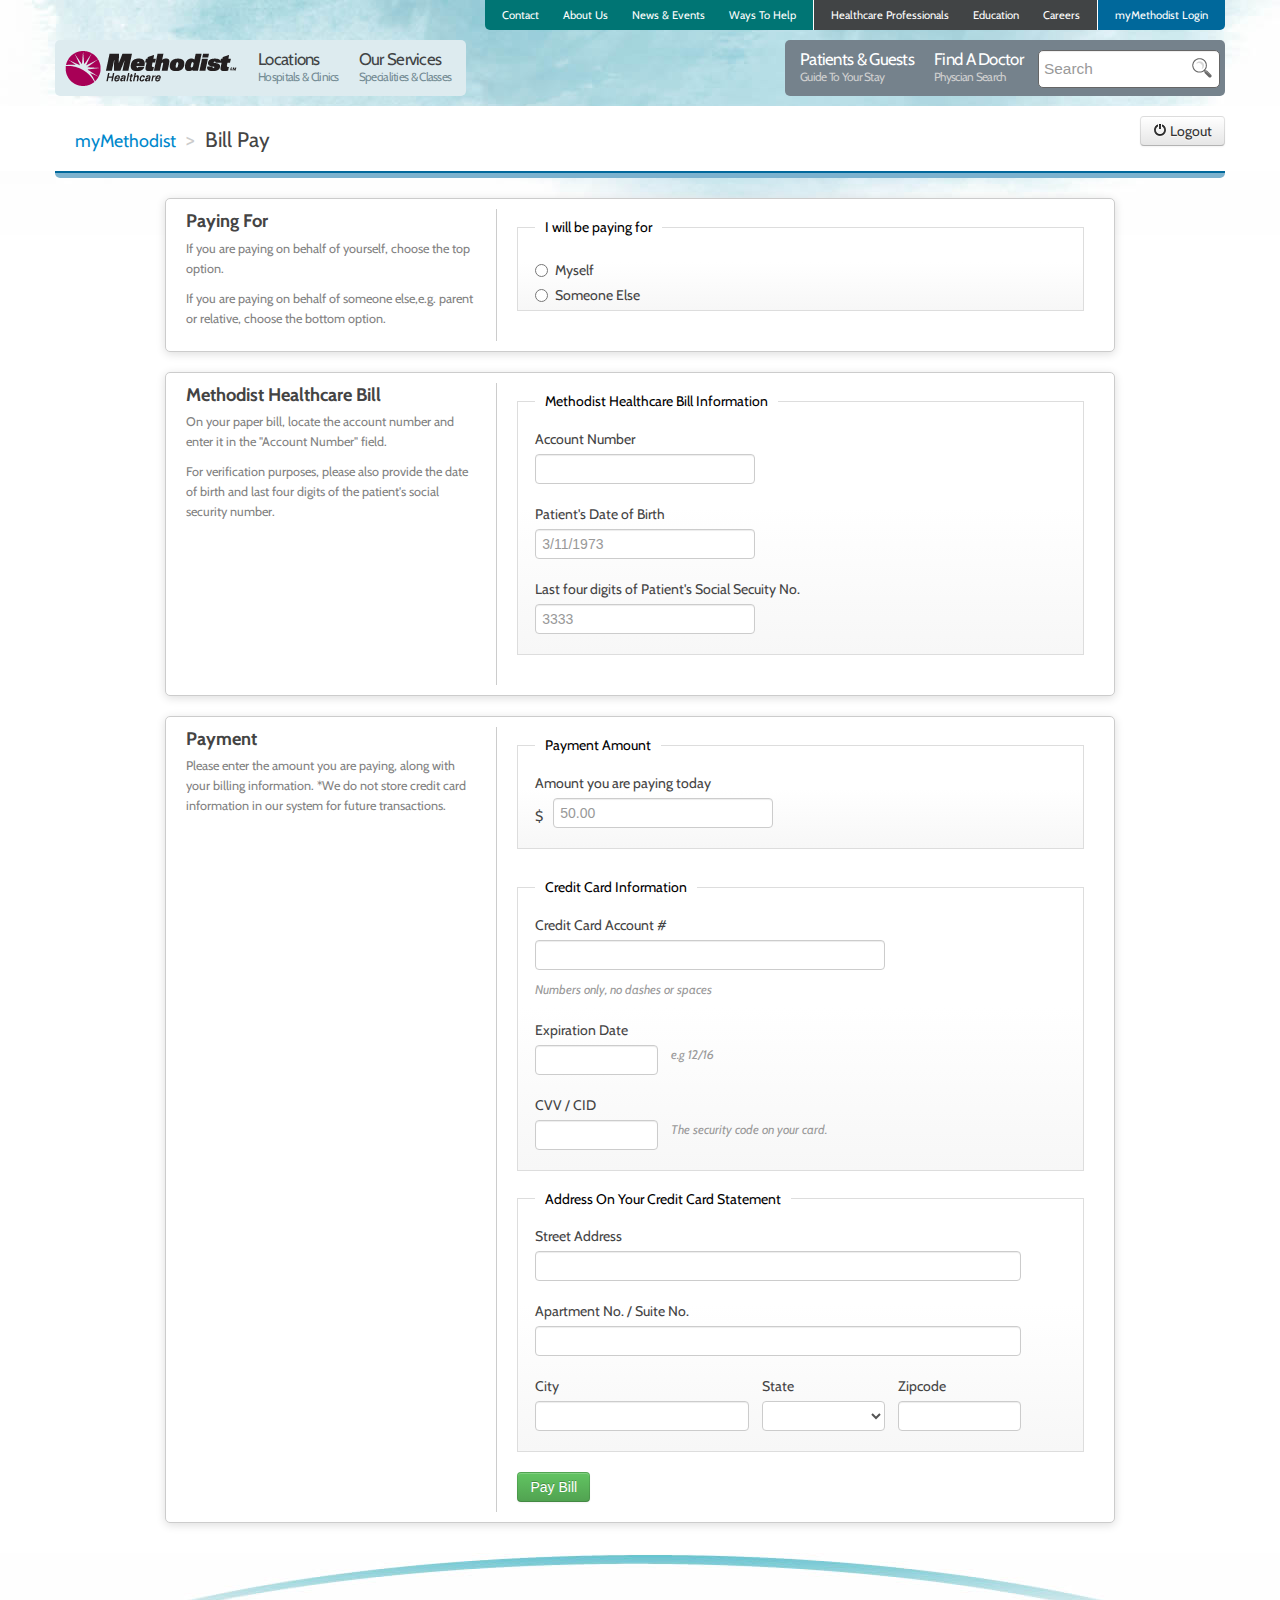
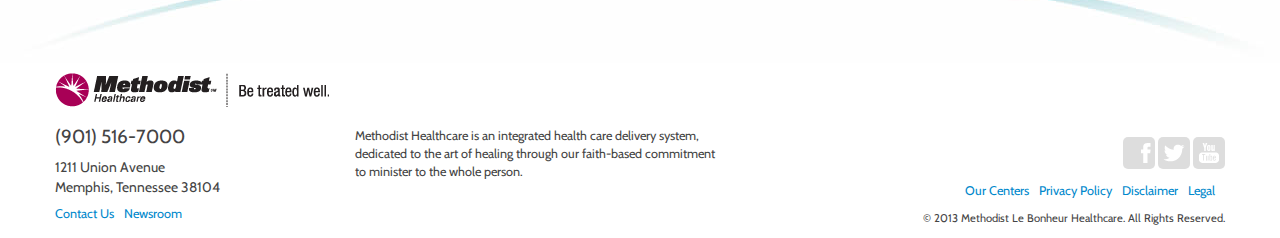
<file: meth-billpay.htm>
<!doctype html>
<!-- MLH Framework v1.0
	 Based on HTML5 Boilerplate & Twitter Bootstrap for Methodist Le Bonheur Healthcare -->

<!-- paulirish.com/2008/conditional-stylesheets-vs-css-hacks-answer-neither/ -->
<!--[if lt IE 7]> <html class="no-js lt-ie9 lt-ie8 lt-ie7" lang="en"> <![endif]-->
<!--[if IE 7]>    <html class="no-js lt-ie9 lt-ie8" lang="en"> <![endif]-->
<!--[if IE 8]>    <html class="no-js lt-ie9" lang="en"> <![endif]-->
<!--[if gt IE 8]><!--> <html class="no-js" lang="en"> <!--<![endif]-->

	<head>
	
		<!-- Basic Page Needs
		================================================== -->
			<meta charset="utf-8" />
			<meta http-equiv="X-UA-Compatible" content="IE=edge,chrome=1">
			<title>myMLH - Bill Pay</title>
			<meta name="description" content="">
			
		<!-- Mobile Specific Metas
		================================================== -->
		    <!-- Mobile viewport optimized: h5bp.com/viewport -->
			<meta name="viewport" content="width=device-width, minimum-scale=1.0, maximum-scale=1.0"  />
			<meta name="HandheldFriendly" content="True">
			<meta name="MobileOptimized" content="320">
			
			<!-- IE Fixes
		================================================== -->
			<!-- Based on Foundation & h5bp.com/d/head-Tips
		
			<!-- Prompt IE 6 users to install Chrome Frame. Remove this if you support IE 6.
			     chromium.org/developers/how-tos/chrome-frame-getting-started -->
			
			<!--[if lt IE 7]><p class=chromeframe>Your browser is <em>ancient!</em> <a href="http://browsehappy.com/">Upgrade to a different browser</a> or <a href="http://www.google.com/chromeframe/?redirect=true">install Google Chrome Frame</a> to experience this site.</p><![endif]-->
		
			<!--[if lt IE 9]>
				<link rel="stylesheet" href="stylesheets/ie.css">
			<![endif]-->
		
			<!--[if (lt IE 9) & (!IEMobile)]>
				<script src="js/lib/selectivizr.min.js"></script>
			<![endif]-->
		
			<!--[if lt IE 9]>
				<script src="http://html5shiv.googlecode.com/svn/trunk/html5.js"></script>
			<![endif]-->
			
			<!--[if lt IE 9]>
				<link rel="stylesheet" href="stylesheets/ie.css">
			<![endif]-->
			
			<!-- IE 9 Pin Site -->
			<meta name="application-name" content="Sample Title" />
			<meta name="msapplication-tooltip" content="A description of what this site does." />
		    
		    <!-- Mobile IE allows us to activate ClearType technology for smoothing fonts for easy reading -->
			<meta http-equiv="cleartype" content="on">
			
		
			<!-- Facebook Open Graph 
		================================================== -->
			<!-- Based on h5bp.com/d/head-Tips -->
			<meta property="og:title" content="" />
			<meta property="og:description" content="" />
			<meta property="og:image" content="" />
			
			<!-- CSS
		================================================== -->
			<link rel="stylesheet" href="css/bootstrap.min.css">
			<link rel="stylesheet" href="css/bootstrap-responsive.min.css">
			<link rel="stylesheet" href="css/methodist.css">

			<!-- Google Font -->
			<link href="http://fonts.googleapis.com/css?family=Cabin:regular,500,bold&amp;v1" rel="stylesheet" type="text/css">	
			
			<!-- Favicons
		================================================== -->
			<link rel="shortcut icon" href="images/favicon.ico">
			<link rel="apple-touch-icon" href="images/apple-touch-icon.png">
			<link rel="apple-touch-icon" sizes="72x72" href="images/apple-touch-icon-72x72.png">
			<link rel="apple-touch-icon" sizes="114x114" href="images/apple-touch-icon-114x114.png">
			
			
			<!-- Modernizr - www.modernizr.com/download/
		================================================== -->		
		  	<!-- Modernizr enables HTML5 elements & feature detects for optimal performance. -->
		  	
		  	<script src="js/lib/modernizr.min.js"></script>
			
		  	  <!-- More ideas for your <head> here: h5bp.com/d/head-Tips -->
	
	</head>

	<body data-spy="scroll">
	
		<div id="page">

			<div class="headerBackground visible-desktop">
				<header class="container">
					<ul class="toolbar toolbar-blue nav nav-pills pull-right">
						<li><a href="#">myMethodist Login</a></li>
					</ul>

					<ul class="toolbar toolbar-grey nav nav-pills pull-right">
						<li><a href="#">Healthcare Professionals</a></li>
						<li><a href="#">Education</a></li>
						<li><a href="#">Careers</a></li>
					</ul>

					<ul class="toolbar nav toolbar-green nav-pills pull-right">
						<li><a class="active" href="#">Contact</a></li>
						<li><a href="#">About Us</a></li>
						<li><a href="#">News &amp; Events</a></li>
						<li><a href="#">Ways To Help</a></li>
					</ul>
				</header>
			</div>
			<!-- /end headerBackground -->

			<div class="navBackground">
				<div class="container">
					<div class="navbar">
				  		<div class="navbar-inner">

					      	<div class="navbar-mobile hidden-desktop">
								<div class="btn-toolbar pull-right">
									<div class="btn-group">
										<!-- .btn-navbar is used as the toggle for collapsed navbar content -->
										<a class="btn btn-nav hidden-desktop" data-toggle="collapse" data-target=".nav-collapse">
											<i class="icon-th-list"></i>
									    </a>
									   
									    <!-- .btn-navbar is used as the toggle for collapsed search content -->
									    <a class="btn btn-nav hidden-desktop" data-toggle="collapse" data-target=".search-collapse">
									    	<i class="icon-search"></i>
									    </a>
								    </div>
								    <!-- /end mobile btn-group -->
							    </div>
							    <!-- /end btn-toolbar -->
							      
							    <!-- Be sure to leave the brand out there if you want it shown -->
							    <a class="brand brand-meth visible-phone" href="#"><i class="logoMethodist">Methodist Le Bonheur Healthcare</i></a>
					 	  	</div>
					 	  	<!-- /end navbar-mobile -->
					 
					      	<!-- Everything you want hidden at 940px or less, place within here -->
					      	<div class="nav-collapse collapse">
					        	<ul class="nav nav-main pull-left">
					        		<li class="visible-desktop">
					        			<a class="brand" href="#"><i class="logoMethodist">Methodist Le Bonheur Healthcare</i></a>
					        		</li>
									<!-- /end logo -->

									<li>
					        			<a href="/locations/" class="locations">
					        				<span class="title">Locations</span>
					        				<span class="sub-title">Hospitals &amp; Clinics</span>
					        			</a>
					        		</li>
					        		<!-- /end locations -->
					        		
					        		<li>
					        			<a href="/healthcare-services" class="services">
					        				<span class="title">Our Services</span>
					        				<span class="sub-title">Specialities &amp; Classes</span>
					        			</a>
					        		</li>
					        		<!-- /end our-services -->
					        	</ul>
					        	<!-- /end left nav-main -->

					        	<ul class="nav nav-main pull-right">
									<li>
					        			<a href="/patients-guests" class="patients">
					        				<span class="title">Patients &amp; Guests</span>
					        				<span class="sub-title">Guide To Your Stay</span>
					        			</a>
					        		</li>
					        		<!-- /end locations -->
					        		
					        		<li>
					        			<a href="/patients-guests/find-a-physician" class="find-doc">
					        				<span class="title">Find A Doctor</span>
					        				<span class="sub-title">Physcian Search</span>
					        			</a>
					        		</li>
					        		<!-- /end our-services -->

					        		<form class="navbar-search pull-left visible-desktop" action="/mlhsearch/" method="get">
				                      <input type="text" class="search-query" placeholder="Search" name="q" id="searchField">
									  <input class="searchButton" type="submit" alt="Search" value="Go">
				                    </form>
				                    <!-- /end nav-search -->

					        	</ul>
					        	<!-- /end right nav-main -->
					      	</div>
					      	<!-- /end main nav -->

					      	<div class="search-collapse collapse hidden-desktop">
					      		<form class="mobile-search" action="/mlhsearch/" method="get">
							    	<input type="text" class="search-query" placeholder="Search" name="q" id="searchField">
									<input class="searchButton" type="submit" alt="Search" value="Go">
							    </form>
					            <!-- /end mobile-search -->
			                </div>
			                <!-- /end mobile search -->
				 
				    	</div>
				  	</div>
				</div>
			</div>
			<!-- /end navBackground -->

			<div class="sectionHeaderBackground">
		    	<div class="sectionHeader container">
				    <div class="row">
				        <div class="span12">
				          	<div id="breadcrumbs" class="pull-left">
				         		<ul>
				         			<li>
				         				<a href="/">Home</a>
				         			</li>
				         			<li>
				         				<a href="/">myMethodist</a>
				         			</li>
				         			<li>Bill Pay</li>
				         		</ul>
					        </div>
				          	<!-- /end breadcrubms -->
				          	<a class="btn btn-nav sp-section-nav-btn pull-right hidden-desktop" data-toggle="collapse" data-target=".section-collapse">
	            				<i class="icon-chevron-down"></i>
	          				</a>
				          	<a class="btn pull-right visible-desktop">
				          		<i class="icon-off"></i>&nbsp;Logout
				          	</a>
				    	</div>
					</div>
				</div>
				<!-- /end sectionHeader -->
			</div>
			<!-- /end sectionHeaderBackground -->

			<div class="pageHeaderBackground">
		    	<div class="pageHeader container">
		    		<div class="section-collapse collapse hidden-desktop">
			        	<ul class="nav nav-tabs nav-stacked section-nav">
						  <li><a href="#"><i class="icon-off"></i>&nbsp; Log Out</a></li>
						</ul>
			        </div>
			        <div class="pageTitle"></div>
		    	</div>
				<!-- /end pageHeader -->
			</div>
			<!-- /end pageHeaderBackground -->
			
			<div class="mainBackground">
				<div class="container">
					<div class="row">
						<div class="span10 offset1">
							<section id="patientPortalModule" class="mlhGrouping">

								<div class="row-fluid">
									<div class="span4">
										<h2>Paying For</h2>
										<p class="desc">If you are paying on behalf of yourself, choose the top option.</p>
										<p class="desc">If you are paying on behalf of someone else,e.g. parent or relative, choose the bottom option.</p>
									</div>

									<div class="span8 right-col">
										<fieldset id="profileCompletionTips" class="first">
											<legend>I will be paying for</legend>

											<label class="radio">
											  <input type="radio" name="optionsRadios" id="optionsRadios1" value="option1">
											  Myself
											</label>

											<label class="radio">
											  <input type="radio" name="optionsRadios" id="optionsRadios2" value="option2">
											  Someone Else
											</label>
										</fieldset>
									</div>
								</div>

							</section>

							<section id="patientPortalModule" class="mlhGrouping">

								<div class="row-fluid">
									<div class="span4">
										<h2>Methodist Healthcare Bill</h2>
										<p class="desc">On your paper bill, locate the account number and enter it in the "Account Number" field.</p>
										<p class="desc">For verification purposes, please also provide the date of birth and last four digits of the patient's social security number.</p>
									</div>

									<div class="span8 right-col">
										<fieldset id="profileCompletionTips" class="first">
											<legend>Methodist Healthcare Bill Information</legend>

											    <div class="control-group">
											      <!-- Account Number -->
											      <label class="control-label"  for="username">Account Number</label>
											      <div class="controls">
											        <input type="text" id="username" name="username" placeholder="" class="">
											      </div>
											    </div>

											    <div class="control-group">
											      <!-- Patient's Date of Birth -->
											      <label class="control-label"  for="username">Patient's Date of Birth</label>
											      <div class="controls">
											        <input type="text" id="username" name="username" placeholder="3/11/1973" class="">
											      </div>
											    </div>

											    <div class="control-group">
											      <!-- Last 4 of Patient's SSN -->
											      <label class="control-label"  for="username">Last four digits of Patient's Social Secuity No.</label>
											      <div class="controls">
											        <input type="text" id="username" name="username" maxlength="4" placeholder="3333" class="">
											      </div>
											    </div>

										</fieldset>
									</div>
								</div>

							</section>

							<section id="patientPortalModule" class="mlhGrouping last">

								<div class="row-fluid">
									<div class="span4">
										<h2>Payment</h2>
										<p class="desc">Please enter the amount you are paying, along with your billing information. *We do not store credit card information in our system for future transactions.</p>
									</div>

									<div class="span8 right-col">
										<fieldset id="profileCompletionTips" class="first">
											<legend>Payment Amount</legend>

											    <div class="control-group">
											      <!-- Account Number -->
											      <label class="control-label"  for="username">Amount you are paying today</label>
											      <div class="controls">
											        <span class="dollar">$</span><input type="text" id="username" name="username" placeholder="50.00" class="">
											      </div>
											    </div>

										</fieldset>

										<fieldset id="profileCompletionTips">
											<legend>Credit Card Information</legend>

											    <div class="control-group">
											      	<!-- Credit Card Information -->
													<label class="control-label">Credit Card Account #</label>
													<div class="controls">
														<div class="row-fluid">
															<div class="span8">
																<input type="text" class="input-block-level" autocomplete="off" maxlength="12" pattern="\d{12}" title="Twelve Digits" required>
																 <p class="help-block">Numbers only, no dashes or spaces</p>
															</div>
														</div>
													</div>
												</div>

												 <div class="control-group">
											      	<!-- Credit Card Information -->
													<label class="control-label">Expiration Date</label>
													<div class="controls">
														<div class="row-fluid">
															<div class="span3">
																<input type="text" class="input-block-level" autocomplete="off" maxlength="5" title="Expiration Date" placeholder="" required>
															</div>
															<div class="span9">
																<p class="help-block">e.g 12/16</p>
															</div>
														</div>
													</div>
												</div>

												<div class="control-group">
											      	<!-- CID -->
													<label class="control-label">CVV / CID</label>
													<div class="controls">
														<div class="row-fluid">
															<div class="span3">
																<input type="text" class="input-block-level" autocomplete="off" maxlength="3" pattern="\d{3}" title="Three digits at back of your card" required>
															</div>
															<div class="span9">																<p class="help-block">The security code on your card.</p>
															</div>
														</div>
													</div>
												</div>

										</fieldset>

										<fieldset id="profileCompletionTips" class="first">
											<legend>Address On Your Credit Card Statement</legend>

											    <div class="control-group">
											      <!-- Account Number -->
											      <label class="control-label"  for="username">Street Address</label>
											      <div class="controls">
											        <input type="text" id="username" name="username" placeholder="" class="span11">
											      </div>
											    </div>

											    <div class="control-group">
											      <!-- Account Number -->
											      <label class="control-label"  for="username">Apartment No. / Suite No.</label>
											      <div class="controls">
											        <input type="text" id="username" name="username" placeholder="" class="span11">
											      </div>
											    </div>

											    <div class="row-fluid">

											    <div class="control-group span5">
											      <!-- Account Number -->
											      <label class="control-label"  for="username">City</label>
											      <div class="controls">
											        <input type="text" id="username" name="username" placeholder="" class="span12">
											      </div>
											    </div>

											    <div class="control-group span3">
											      <!-- Account Number -->
											      <label class="control-label"  for="username">State</label>
											      <div class="controls">
														<select name="billingAddress.usstate" id="billingState" class="span12">
															<option value="" selected="selected"></option>
															<option value="AL">AL</option>
															<option value="AK">AK</option>
															<option value="AZ">AZ</option>
															<option value="AR">AR</option>
															<option value="CA">CA</option>
															<option value="CO">CO</option>
															<option value="CT">CT</option>
															<option value="DE">DE</option>
															<option value="DC">DC</option>
															<option value="FL">FL</option>
															<option value="GA">GA</option>
															<option value="HI">HI</option>
															<option value="ID">ID</option>
															<option value="IL">IL</option>
															<option value="IN">IN</option>
															<option value="IA">IA</option>
															<option value="KS">KS</option>
															<option value="KY">KY</option>
															<option value="LA">LA</option>
															<option value="ME">ME</option>
															<option value="MD">MD</option>
															<option value="MA">MA</option>
															<option value="MI">MI</option>
															<option value="MN">MN</option>
															<option value="MS">MS</option>
															<option value="MO">MO</option>
															<option value="MT">MT</option>
															<option value="NE">NE</option>
															<option value="NV">NV</option>
															<option value="NH">NH</option>
															<option value="NJ">NJ</option>
															<option value="NM">NM</option>
															<option value="NY">NY</option>
															<option value="NC">NC</option>
															<option value="ND">ND</option>
															<option value="OH">OH</option>
															<option value="OK">OK</option>
															<option value="OR">OR</option>
															<option value="PA">PA</option>
															<option value="RI">RI</option>
															<option value="SC">SC</option>
															<option value="SD">SD</option>
															<option value="TN">TN</option>
															<option value="TX">TX</option>
															<option value="UT">UT</option>
															<option value="VT">VT</option>
															<option value="VA">VA</option>
															<option value="WA">WA</option>
															<option value="WV">WV</option>
															<option value="WI">WI</option>
															<option value="WY">WY</option>
														</select>											      
													</div>
											    </div>

											    <div class="control-group span3">
											      <!-- Account Number -->
											      <label class="control-label"  for="username">Zipcode</label>
											      <div class="controls">
											        <input type="text" id="username" name="username" placeholder="" class="span12">
											      </div>
											    </div>

										</fieldset>

										<input class="btn btn-success" type="submit" value="Pay Bill">

									</div>
								</div>

							</section>
						</div>

					</div>
				</div>
			</div>
			<!-- /end mainBackground -->

			<div class="footerBackground">
				
				<div class="footer-arc"></div>

				<div class="container">
					<div class="footerTop row">
						<div class="span6">
							<h4 class="footerBrand"><i class="logoBeTreatedWell">Methodist Le Bonheur Healthcare</i></h4>
						</div>
					</div>

					<div class="footerBottom row">
						<div class="span3">
							<div class="footerAddress">
								<div class="vcard">
									<p class="tel">(901) 516-7000</p>
									<p class="adr">
										<span class="street-address">1211 Union Avenue</span>
										<span class="region">Memphis, Tennessee</span>
										<span class="postal-code">38104</span>
									</p>
								</div>
							</div>

							<ul class="nav nav-pills contactLinks ">
								<li><a href="#">Contact Us</a></li>
								<li><a href="#">Newsroom</a></li>
							</ul>
						</div>

						<div class="span4">
							<p class="footerDesc">Methodist Healthcare is an integrated health care delivery system, dedicated to the art of healing through our faith-based commitment to minister to the whole person.</p>
						</div>

						<div class="span5">

							<div class="footerSocial row">
								<ul class="socialIcons pull-right">
									<li><a href="#"><i class="icoSocial icoFacebook">Facebook</i></a></li>
									<li><a href="#"><i class="icoSocial icoTwitter">Twitter</i></a></li>
									<li><a href="#"><i class="icoSocial icoYouTube">YouTube</i></a></li>
								</ul>
							</div>

							<div class="footerLegal row">
								<ul class="nav nav-pills legalLinks pull-right">
									<li><a href="#">Our Centers</a></li>
									<li><a href="#">Privacy Policy</a></li>
									<li><a href="#">Disclaimer</a></li>
									<li><a href="#">Legal</a></li>
								</ul>

								<p class="copyright small pull-right">&copy; 2013 Methodist Le Bonheur Healthcare. All Rights Reserved.</p>
							</div>
						</div>
					</div>
				</div>
			</div>
			<!-- /end footerBackground -->
			
		</div>
		<!-- /end Page -->
	
	
		<!-- JavaScript
		================================================== -->
		  	<!-- JavaScript at the bottom for fast page loading -->
		
		 	<!-- Grab Google CDN's jQuery, with a protocol relative URL; fall back to local if offline -->
		 	<script>window.jQuery || document.write('<script src="js/lib/jquery.min.js"><\/script>')</script>
	
			<!-- Call to Twitter Bootsrap -->
			<script src="js/lib/bootstrap.min.js"></script>
			
			<!-- Call to Custom JS -->
			<script src="js/application.js"></script>

			
			<body onload="setTimeout(function() { window.scrollTo(0, 1) }, 100);"> <!-- Mobile Safari URL shift -->
			<!-- /end scripts -->
			
		<!-- End Document
		================================================== -->	
	
	</body>
	<!-- /end body -->
	
</html>
<!-- /end html -->
</file>
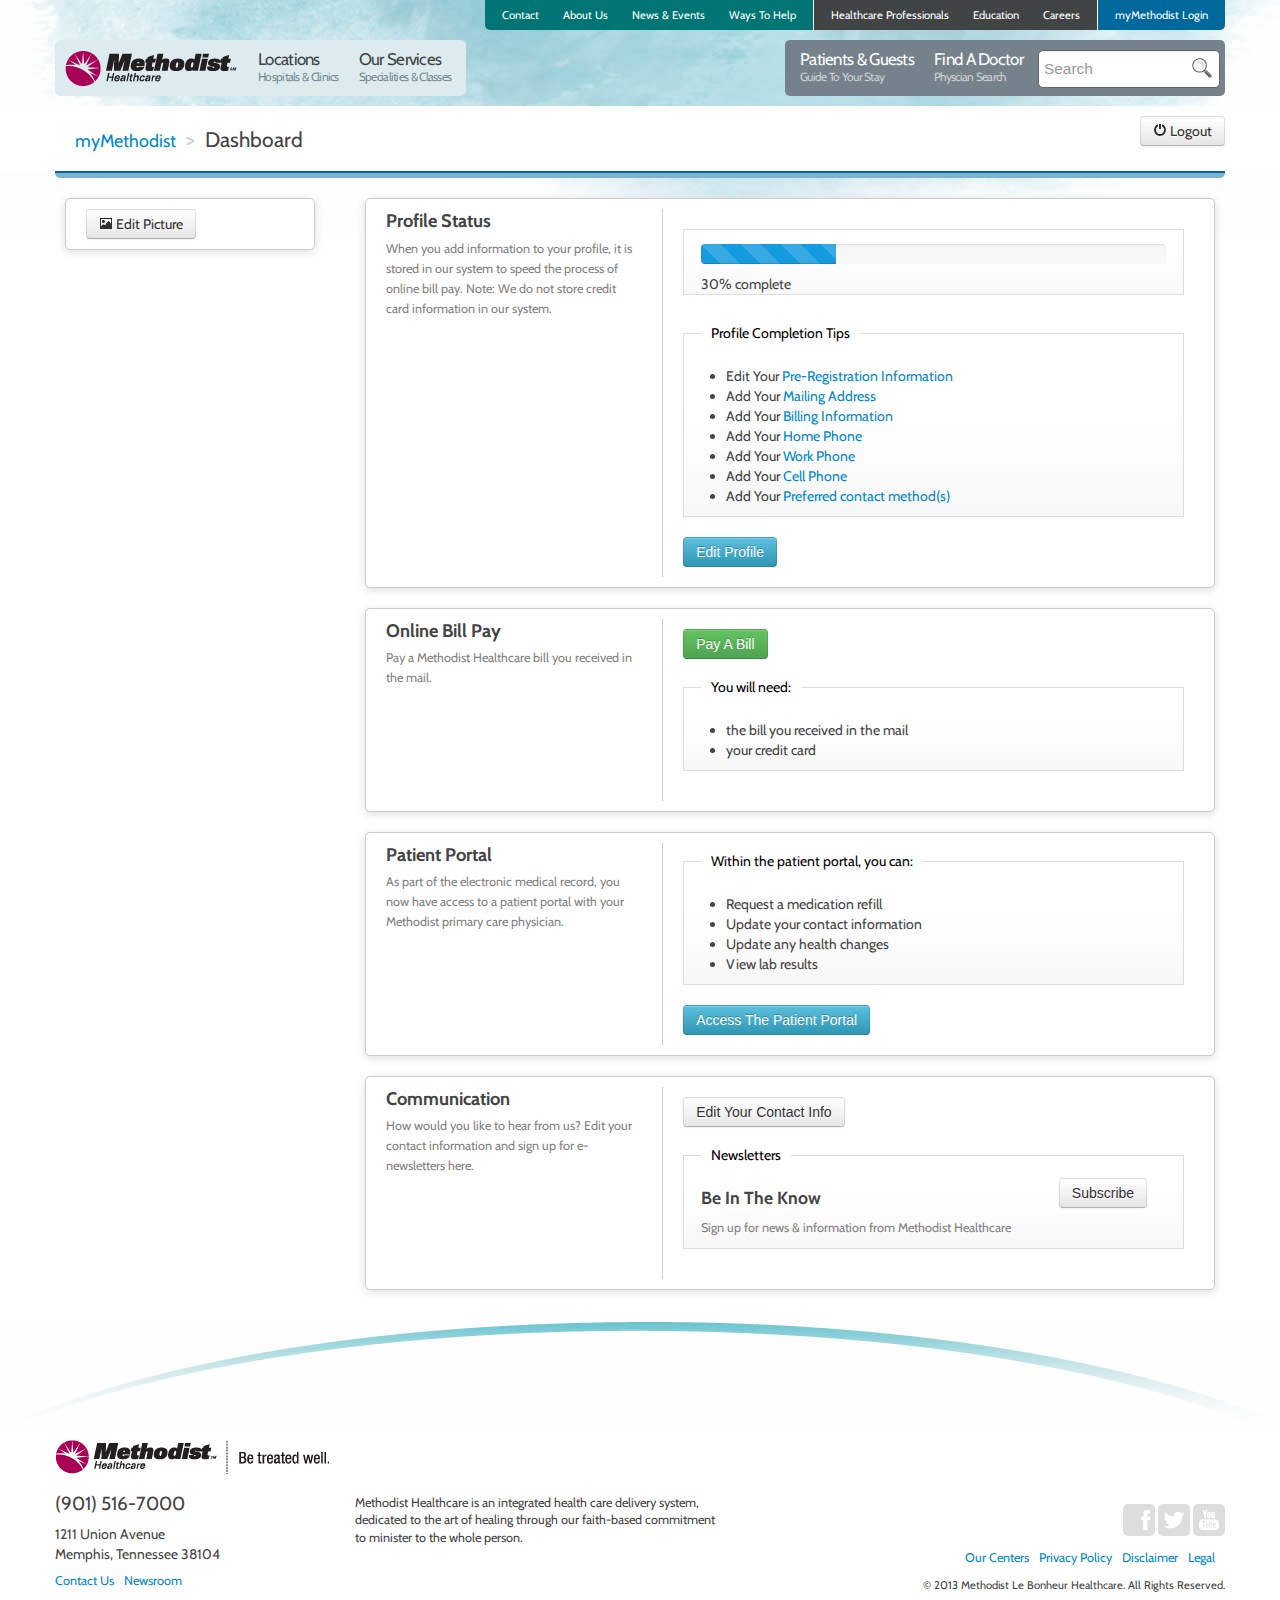
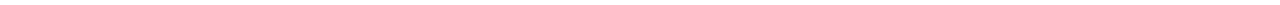
<file: meth-dashboard.htm>
<!doctype html>
<!-- MLH Framework v1.0
	 Based on HTML5 Boilerplate & Twitter Bootstrap for Methodist Le Bonheur Healthcare -->

<!-- paulirish.com/2008/conditional-stylesheets-vs-css-hacks-answer-neither/ -->
<!--[if lt IE 7]> <html class="no-js lt-ie9 lt-ie8 lt-ie7" lang="en"> <![endif]-->
<!--[if IE 7]>    <html class="no-js lt-ie9 lt-ie8" lang="en"> <![endif]-->
<!--[if IE 8]>    <html class="no-js lt-ie9" lang="en"> <![endif]-->
<!--[if gt IE 8]><!--> <html class="no-js" lang="en"> <!--<![endif]-->

	<head>
	
		<!-- Basic Page Needs
		================================================== -->
			<meta charset="utf-8" />
			<meta http-equiv="X-UA-Compatible" content="IE=edge,chrome=1">
			<title>myMLH - Dashboard</title>
			<meta name="description" content="">
			
		<!-- Mobile Specific Metas
		================================================== -->
		    <!-- Mobile viewport optimized: h5bp.com/viewport -->
			<meta name="viewport" content="width=device-width, minimum-scale=1.0, maximum-scale=1.0"  />
			<meta name="HandheldFriendly" content="True">
			<meta name="MobileOptimized" content="320">
			
			<!-- IE Fixes
		================================================== -->
			<!-- Based on Foundation & h5bp.com/d/head-Tips
		
			<!-- Prompt IE 6 users to install Chrome Frame. Remove this if you support IE 6.
			     chromium.org/developers/how-tos/chrome-frame-getting-started -->
			
			<!--[if lt IE 7]><p class=chromeframe>Your browser is <em>ancient!</em> <a href="http://browsehappy.com/">Upgrade to a different browser</a> or <a href="http://www.google.com/chromeframe/?redirect=true">install Google Chrome Frame</a> to experience this site.</p><![endif]-->
		
			<!--[if lt IE 9]>
				<link rel="stylesheet" href="stylesheets/ie.css">
			<![endif]-->
		
			<!--[if (lt IE 9) & (!IEMobile)]>
				<script src="js/lib/selectivizr.min.js"></script>
			<![endif]-->
		
			<!--[if lt IE 9]>
				<script src="http://html5shiv.googlecode.com/svn/trunk/html5.js"></script>
			<![endif]-->
			
			<!--[if lt IE 9]>
				<link rel="stylesheet" href="stylesheets/ie.css">
			<![endif]-->
			
			<!-- IE 9 Pin Site -->
			<meta name="application-name" content="Sample Title" />
			<meta name="msapplication-tooltip" content="A description of what this site does." />
		    
		    <!-- Mobile IE allows us to activate ClearType technology for smoothing fonts for easy reading -->
			<meta http-equiv="cleartype" content="on">
			
		
			<!-- Facebook Open Graph 
		================================================== -->
			<!-- Based on h5bp.com/d/head-Tips -->
			<meta property="og:title" content="" />
			<meta property="og:description" content="" />
			<meta property="og:image" content="" />
			
			<!-- CSS
		================================================== -->
			<link rel="stylesheet" href="css/bootstrap.min.css">
			<link rel="stylesheet" href="css/bootstrap-responsive.min.css">
			<link rel="stylesheet" href="css/methodist.css">

			<!-- Google Font -->
			<link href="http://fonts.googleapis.com/css?family=Cabin:regular,500,bold&amp;v1" rel="stylesheet" type="text/css">	
			
			<!-- Favicons
		================================================== -->
			<link rel="shortcut icon" href="images/favicon.ico">
			<link rel="apple-touch-icon" href="images/apple-touch-icon.png">
			<link rel="apple-touch-icon" sizes="72x72" href="images/apple-touch-icon-72x72.png">
			<link rel="apple-touch-icon" sizes="114x114" href="images/apple-touch-icon-114x114.png">
			
			
			<!-- Modernizr - www.modernizr.com/download/
		================================================== -->		
		  	<!-- Modernizr enables HTML5 elements & feature detects for optimal performance. -->
		  	
		  	<script src="js/lib/modernizr.min.js"></script>
			
		  	  <!-- More ideas for your <head> here: h5bp.com/d/head-Tips -->
	
	</head>

	<body data-spy="scroll">
	
		<div id="page">

			<div class="headerBackground visible-desktop">
				<header class="container">
					<ul class="toolbar toolbar-blue nav nav-pills pull-right">
						<li><a href="#">myMethodist Login</a></li>
					</ul>

					<ul class="toolbar toolbar-grey nav nav-pills pull-right">
						<li><a href="#">Healthcare Professionals</a></li>
						<li><a href="#">Education</a></li>
						<li><a href="#">Careers</a></li>
					</ul>

					<ul class="toolbar nav toolbar-green nav-pills pull-right">
						<li><a class="active" href="#">Contact</a></li>
						<li><a href="#">About Us</a></li>
						<li><a href="#">News &amp; Events</a></li>
						<li><a href="#">Ways To Help</a></li>
					</ul>
				</header>
			</div>
			<!-- /end headerBackground -->

			<div class="navBackground">
				<div class="container">
					<div class="navbar">
				  		<div class="navbar-inner">

					      	<div class="navbar-mobile hidden-desktop">
								<div class="btn-toolbar pull-right">
									<div class="btn-group">
										<!-- .btn-navbar is used as the toggle for collapsed navbar content -->
										<a class="btn btn-nav hidden-desktop" data-toggle="collapse" data-target=".nav-collapse">
											<i class="icon-th-list"></i>
									    </a>
									   
									    <!-- .btn-navbar is used as the toggle for collapsed search content -->
									    <a class="btn btn-nav hidden-desktop" data-toggle="collapse" data-target=".search-collapse">
									    	<i class="icon-search"></i>
									    </a>
								    </div>
								    <!-- /end mobile btn-group -->
							    </div>
							    <!-- /end btn-toolbar -->
							      
							    <!-- Be sure to leave the brand out there if you want it shown -->
							    <a class="brand brand-meth visible-phone" href="#"><i class="logoMethodist">Methodist Le Bonheur Healthcare</i></a>
					 	  	</div>
					 	  	<!-- /end navbar-mobile -->
					 
					      	<!-- Everything you want hidden at 940px or less, place within here -->
					      	<div class="nav-collapse collapse">
					        	<ul class="nav nav-main pull-left">
					        		<li class="visible-desktop">
					        			<a class="brand" href="#"><i class="logoMethodist">Methodist Le Bonheur Healthcare</i></a>
					        		</li>
									<!-- /end logo -->

									<li>
					        			<a href="/locations/" class="locations">
					        				<span class="title">Locations</span>
					        				<span class="sub-title">Hospitals &amp; Clinics</span>
					        			</a>
					        		</li>
					        		<!-- /end locations -->
					        		
					        		<li>
					        			<a href="/healthcare-services" class="services">
					        				<span class="title">Our Services</span>
					        				<span class="sub-title">Specialities &amp; Classes</span>
					        			</a>
					        		</li>
					        		<!-- /end our-services -->
					        	</ul>
					        	<!-- /end left nav-main -->

					        	<ul class="nav nav-main pull-right">
									<li>
					        			<a href="/patients-guests" class="patients">
					        				<span class="title">Patients &amp; Guests</span>
					        				<span class="sub-title">Guide To Your Stay</span>
					        			</a>
					        		</li>
					        		<!-- /end locations -->
					        		
					        		<li>
					        			<a href="/patients-guests/find-a-physician" class="find-doc">
					        				<span class="title">Find A Doctor</span>
					        				<span class="sub-title">Physcian Search</span>
					        			</a>
					        		</li>
					        		<!-- /end our-services -->

					        		<form class="navbar-search pull-left visible-desktop" action="/mlhsearch/" method="get">
				                      <input type="text" class="search-query" placeholder="Search" name="q" id="searchField">
									  <input class="searchButton" type="submit" alt="Search" value="Go">
				                    </form>
				                    <!-- /end nav-search -->

					        	</ul>
					        	<!-- /end right nav-main -->
					      	</div>
					      	<!-- /end main nav -->

					      	<div class="search-collapse collapse hidden-desktop">
					      		<form class="mobile-search" action="/mlhsearch/" method="get">
							    	<input type="text" class="search-query" placeholder="Search" name="q" id="searchField">
									<input class="searchButton" type="submit" alt="Search" value="Go">
							    </form>
					            <!-- /end mobile-search -->
			                </div>
			                <!-- /end mobile search -->
				 
				    	</div>
				  	</div>
				</div>
			</div>
			<!-- /end navBackground -->

			<div class="sectionHeaderBackground">
		    	<div class="sectionHeader container">
				    <div class="row">
				        <div class="span12">
				          	<div id="breadcrumbs" class="pull-left">
				         		<ul>
				         			<li>
				         				<a href="/">Home</a>
				         			</li>
				         			<li>
				         				<a href="/">myMethodist</a>
				         			</li>
				         			<li>Dashboard</li>
				         		</ul>
					        </div>
				          	<!-- /end breadcrubms -->
				          	<a class="btn btn-nav sp-section-nav-btn pull-right hidden-desktop" data-toggle="collapse" data-target=".section-collapse">
	            				<i class="icon-chevron-down"></i>
	          				</a>
				          	<a class="btn pull-right visible-desktop">
				          		<i class="icon-off"></i>&nbsp;Logout
				          	</a>
				    	</div>
					</div>
				</div>
				<!-- /end sectionHeader -->
			</div>
			<!-- /end sectionHeaderBackground -->

			<div class="pageHeaderBackground">
		    	<div class="pageHeader container">
		    		<div class="section-collapse collapse hidden-desktop">
			        	<ul class="nav nav-tabs nav-stacked section-nav">
						  <li><a href="#"><i class="icon-edit"></i>&nbsp; Edit Profile</a><li>
						  <li><a href="#"><i class="icon-picture"></i>&nbsp; Edit Profile Picture</a><li>
						  <li><a href="#"><i class="icon-off"></i>&nbsp; Log Out</a></li>
						</ul>
			        </div>
			        <div class="pageTitle"></div>
		    	</div>
				<!-- /end pageHeader -->
			</div>
			<!-- /end pageHeaderBackground -->
			
			<div class="mainBackground">
				<div class="container">
					<div class="row">

						<div class="span3">
							<section id="profilePicture" class="mlhGrouping visible-desktop">

								<div class="row-fluid">
									<div class="span12">
										<a class="btn"><i class="icon-picture"></i>&nbsp;Edit Picture</a>
									<div>
								</div>

							</section>
						</div>

						<div class="span9">

							<section id="profileStatus" class="mlhGrouping visible-desktop">

								<div class="row-fluid">
									<div class="span4">
										<h2>Profile Status</h2>
										<p class="desc">When you add information to your profile, it is stored in our system to speed the process of online bill pay. 
											Note: We do not store credit card information in our system.</p>
									</div>

									<div class="span8 right-col">
										<fieldset id="profileMeterGroup">
											<div id="profileMeter" class="progress progress-striped">
												<span id="profileMeterBar" class="bar" style="width: 29%"></span>
											</div>

											<div id="profileMeterStatus" class="profile-status">30% complete</div>
										</fieldset>
										<!-- /end profileMeter -->

										<fieldset id="profileCompletionTips">
											<legend>Profile Completion Tips</legend>

											<ul class="tipListing">
												<li class="tip">Edit Your <a href="#">Pre-Registration Information</a></li>
												<li class="tip">Add Your <a href="/apps/mymlh/profile/edit#Contact-Info">Mailing Address</a></li>
												<li class="tip">Add Your <a href="/apps/mymlh/profile/edit#Billing-Info">Billing Information</a></li>
												<li class="tip">Add Your <a href="/apps/mymlh/profile/edit#Contact-Info">Home Phone</a></li>
												<li class="tip">Add Your <a href="/apps/mymlh/profile/edit#Contact-Info">Work Phone</a></li>
												<li class="tip">Add Your <a href="/apps/mymlh/profile/edit#Contact-Info">Cell Phone</a></li>
												<li class="tip">Add Your <a href="/apps/mymlh/profile/edit#Contact-Info">Preferred contact method(s)</a></li>
											</ul>
										</fieldset>

										<input type="button" class="btn btn-info" value="Edit Profile">

									</div>
								</div>

							</section>

							<section id="onlineBillPay" class="mlhGrouping">

								<div class="row-fluid">
									<div class="span4">
										<h2>Online Bill Pay</h2>
										<p class="desc">Pay a Methodist Healthcare bill you received in the mail.</p>
									</div>

									<div class="span8 right-col">
										<input type="button" class="btn btn-success" value="Pay A Bill">

										<fieldset id="billPayInfo">
											<legend>You will need:</legend>
											<ul>
												<li>the bill you received in the mail</li>
												<li>your credit card</li>
											</ul>
										</fieldset>

									</div>
								</div>

							</section>

							<section id="patientPortalModule" class="mlhGrouping">

								<div class="row-fluid">
									<div class="span4">
										<h2>Patient Portal</h2>
										<p class="desc">As part of the electronic medical record, you now have access to a patient portal with your Methodist primary care physician.</p>
									</div>

									<div class="span8 right-col">
										<fieldset id="patientPortalInfo" class="first">
											<legend>Within the patient portal, you can:</legend>
											<ul>
												<li>Request a medication refill</li>
												<li>Update your contact information</li>
												<li>Update any health changes</li>
												<li>View lab results</li>
											</ul>
										</fieldset>
										
										<input type="button" class="btn btn-info" value="Access The Patient Portal">

									</div>
								</div>

							</section>

							<section id="commInfo" class="mlhGrouping last">

								<div class="row-fluid">
									<div class="span4">
										<h2>Communication</h2>
										<p class="desc">How would you like to hear from us? Edit your contact information and sign up for e-newsletters here.</p>
									</div>

									<div class="span8 right-col">
										<input type="button" class="btn" value="Edit Your Contact Info">

										<fieldset id="editNewsletter">
											<legend>Newsletters</legend>
											
											<div class="inputGroup row-fluid first">
												<div class="span9">
													<h4>Be In The Know</h4>
													<p class="desc">Sign up for news &amp; information from Methodist Healthcare</p>
												</div>
												<div class="span3">
													<input type="button" value="Subscribe" class="btn" onclick="javascript:window.open('http://eepurl.com/hRm4U')">
												</div>
											</div>

										</fieldset>
									</div>									
								</div>

							</section>

						</div>
					</div>
				</div>
			</div>
			<!-- /end mainBackground -->

			<div class="footerBackground">
				
				<div class="footer-arc"></div>

				<div class="container">
					<div class="footerTop row">
						<div class="span6">
							<h4 class="footerBrand"><i class="logoBeTreatedWell">Methodist Le Bonheur Healthcare</i></h4>
						</div>
					</div>

					<div class="footerBottom row">
						<div class="span3">
							<div class="footerAddress">
								<div class="vcard">
									<p class="tel">(901) 516-7000</p>
									<p class="adr">
										<span class="street-address">1211 Union Avenue</span>
										<span class="region">Memphis, Tennessee</span>
										<span class="postal-code">38104</span>
									</p>
								</div>
							</div>

							<ul class="nav nav-pills contactLinks ">
								<li><a href="#">Contact Us</a></li>
								<li><a href="#">Newsroom</a></li>
							</ul>
						</div>

						<div class="span4">
							<p class="footerDesc">Methodist Healthcare is an integrated health care delivery system, dedicated to the art of healing through our faith-based commitment to minister to the whole person.</p>
						</div>

						<div class="span5">

							<div class="footerSocial row">
								<ul class="socialIcons pull-right">
									<li><a href="#"><i class="icoSocial icoFacebook">Facebook</i></a></li>
									<li><a href="#"><i class="icoSocial icoTwitter">Twitter</i></a></li>
									<li><a href="#"><i class="icoSocial icoYouTube">YouTube</i></a></li>
								</ul>
							</div>

							<div class="footerLegal row">
								<ul class="nav nav-pills legalLinks pull-right">
									<li><a href="#">Our Centers</a></li>
									<li><a href="#">Privacy Policy</a></li>
									<li><a href="#">Disclaimer</a></li>
									<li><a href="#">Legal</a></li>
								</ul>

								<p class="copyright small pull-right">&copy; 2013 Methodist Le Bonheur Healthcare. All Rights Reserved.</p>
							</div>
						</div>
					</div>
				</div>
			</div>
			<!-- /end footerBackground -->
			
		</div>
		<!-- /end Page -->
	
	
		<!-- JavaScript
		================================================== -->
		  	<!-- JavaScript at the bottom for fast page loading -->
		
		 	<!-- Grab Google CDN's jQuery, with a protocol relative URL; fall back to local if offline -->
		 	<script>window.jQuery || document.write('<script src="js/lib/jquery.min.js"><\/script>')</script>
	
			<!-- Call to Twitter Bootsrap -->
			<script src="js/lib/bootstrap.min.js"></script>
			
			<!-- Call to Custom JS -->
			<script src="js/application.js"></script>

			
			<body onload="setTimeout(function() { window.scrollTo(0, 1) }, 100);"> <!-- Mobile Safari URL shift -->
			<!-- /end scripts -->
			
		<!-- End Document
		================================================== -->	
	
	</body>
	<!-- /end body -->
	
</html>
<!-- /end html -->
</file>
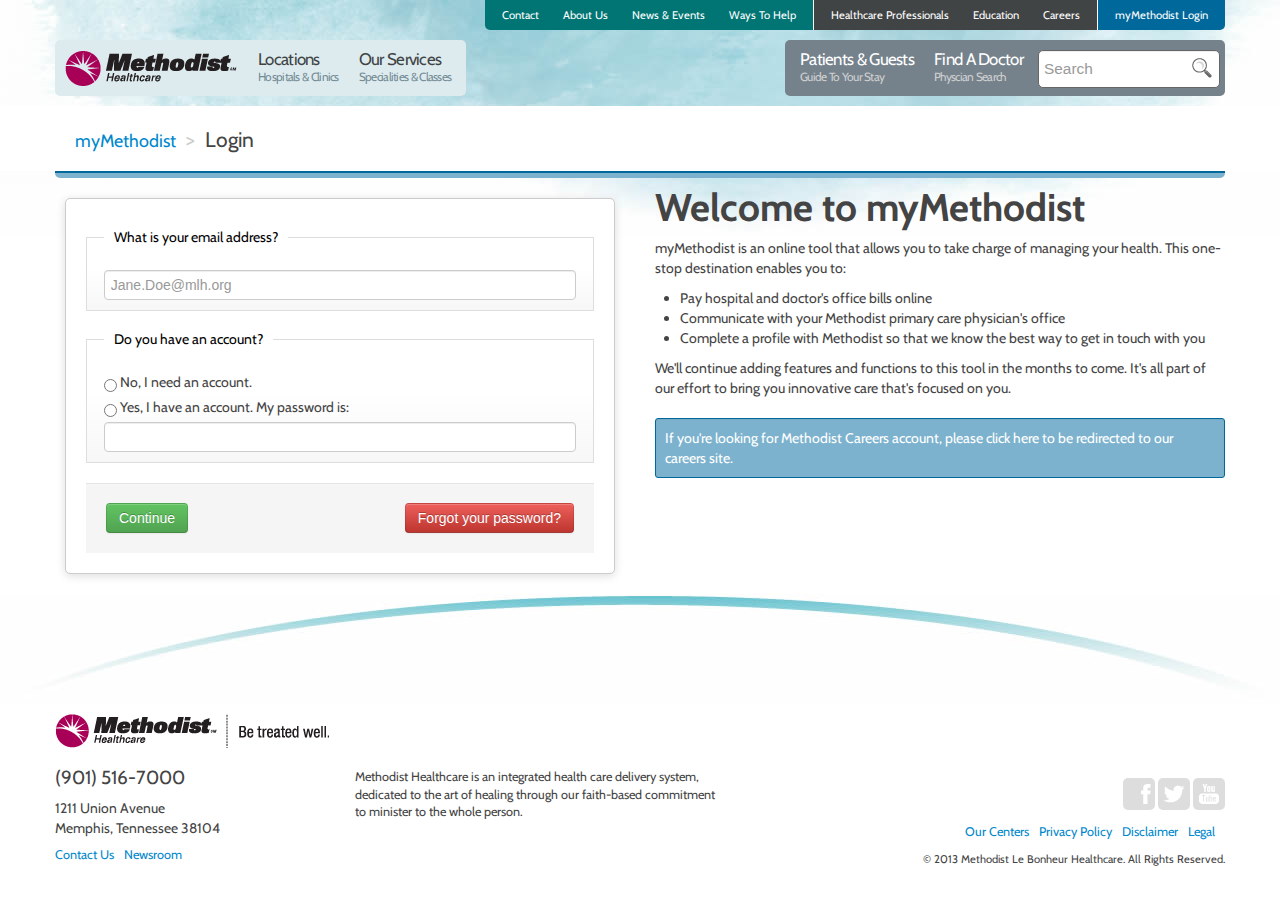
<file: meth-login.htm>
<!doctype html>
<!-- MLH Framework v1.0
	 Based on HTML5 Boilerplate & Twitter Bootstrap for Methodist Le Bonheur Healthcare -->

<!-- paulirish.com/2008/conditional-stylesheets-vs-css-hacks-answer-neither/ -->
<!--[if lt IE 7]> <html class="no-js lt-ie9 lt-ie8 lt-ie7" lang="en"> <![endif]-->
<!--[if IE 7]>    <html class="no-js lt-ie9 lt-ie8" lang="en"> <![endif]-->
<!--[if IE 8]>    <html class="no-js lt-ie9" lang="en"> <![endif]-->
<!--[if gt IE 8]><!--> <html class="no-js" lang="en"> <!--<![endif]-->

	<head>
	
		<!-- Basic Page Needs
		================================================== -->
			<meta charset="utf-8" />
			<meta http-equiv="X-UA-Compatible" content="IE=edge,chrome=1">
			<title>myMLH - Login</title>
			<meta name="description" content="">
			
		<!-- Mobile Specific Metas
		================================================== -->
		    <!-- Mobile viewport optimized: h5bp.com/viewport -->
			<meta name="viewport" content="width=device-width, minimum-scale=1.0, maximum-scale=1.0"  />
			<meta name="HandheldFriendly" content="True">
			<meta name="MobileOptimized" content="320">
			
			<!-- IE Fixes
		================================================== -->
			<!-- Based on Foundation & h5bp.com/d/head-Tips
		
			<!-- Prompt IE 6 users to install Chrome Frame. Remove this if you support IE 6.
			     chromium.org/developers/how-tos/chrome-frame-getting-started -->
			
			<!--[if lt IE 7]><p class=chromeframe>Your browser is <em>ancient!</em> <a href="http://browsehappy.com/">Upgrade to a different browser</a> or <a href="http://www.google.com/chromeframe/?redirect=true">install Google Chrome Frame</a> to experience this site.</p><![endif]-->
		
			<!--[if lt IE 9]>
				<link rel="stylesheet" href="stylesheets/ie.css">
			<![endif]-->
		
			<!--[if (lt IE 9) & (!IEMobile)]>
				<script src="js/lib/selectivizr.min.js"></script>
			<![endif]-->
		
			<!--[if lt IE 9]>
				<script src="http://html5shiv.googlecode.com/svn/trunk/html5.js"></script>
			<![endif]-->
			
			<!--[if lt IE 9]>
				<link rel="stylesheet" href="stylesheets/ie.css">
			<![endif]-->
			
			<!-- IE 9 Pin Site -->
			<meta name="application-name" content="Sample Title" />
			<meta name="msapplication-tooltip" content="A description of what this site does." />
		    
		    <!-- Mobile IE allows us to activate ClearType technology for smoothing fonts for easy reading -->
			<meta http-equiv="cleartype" content="on">
			
		
			<!-- Facebook Open Graph 
		================================================== -->
			<!-- Based on h5bp.com/d/head-Tips -->
			<meta property="og:title" content="" />
			<meta property="og:description" content="" />
			<meta property="og:image" content="" />
			
			<!-- CSS
		================================================== -->
			<link rel="stylesheet" href="css/bootstrap.min.css">
			<link rel="stylesheet" href="css/bootstrap-responsive.min.css">
			<link rel="stylesheet" href="css/methodist.css">

			<!-- Google Font -->
			<link href="http://fonts.googleapis.com/css?family=Cabin:regular,500,bold&amp;v1" rel="stylesheet" type="text/css">	
			
			<!-- Favicons
		================================================== -->
			<link rel="shortcut icon" href="images/favicon.ico">
			<link rel="apple-touch-icon" href="images/apple-touch-icon.png">
			<link rel="apple-touch-icon" sizes="72x72" href="images/apple-touch-icon-72x72.png">
			<link rel="apple-touch-icon" sizes="114x114" href="images/apple-touch-icon-114x114.png">
			
			
			<!-- Modernizr - www.modernizr.com/download/
		================================================== -->		
		  	<!-- Modernizr enables HTML5 elements & feature detects for optimal performance. -->
		  	
		  	<script src="js/lib/modernizr.min.js"></script>
			
		  	  <!-- More ideas for your <head> here: h5bp.com/d/head-Tips -->
	
	</head>

	<body data-spy="scroll">
	
		<div id="page">

			<div class="headerBackground visible-desktop">
				<header class="container">
					<ul class="toolbar toolbar-blue nav nav-pills pull-right">
						<li><a href="#">myMethodist Login</a></li>
					</ul>

					<ul class="toolbar toolbar-grey nav nav-pills pull-right">
						<li><a href="#">Healthcare Professionals</a></li>
						<li><a href="#">Education</a></li>
						<li><a href="#">Careers</a></li>
					</ul>

					<ul class="toolbar nav toolbar-green nav-pills pull-right">
						<li><a class="active" href="#">Contact</a></li>
						<li><a href="#">About Us</a></li>
						<li><a href="#">News &amp; Events</a></li>
						<li><a href="#">Ways To Help</a></li>
					</ul>
				</header>
			</div>
			<!-- /end headerBackground -->

			<div class="navBackground">
				<div class="container">
					<div class="navbar">
				  		<div class="navbar-inner">

					      	<div class="navbar-mobile hidden-desktop">
								<div class="btn-toolbar pull-right">
									<div class="btn-group">
										<!-- .btn-navbar is used as the toggle for collapsed navbar content -->
										<a class="btn btn-nav hidden-desktop" data-toggle="collapse" data-target=".nav-collapse">
											<i class="icon-th-list"></i>
									    </a>
									   
									    <!-- .btn-navbar is used as the toggle for collapsed search content -->
									    <a class="btn btn-nav hidden-desktop" data-toggle="collapse" data-target=".search-collapse">
									    	<i class="icon-search"></i>
									    </a>
								    </div>
								    <!-- /end mobile btn-group -->
							    </div>
							    <!-- /end btn-toolbar -->
							      
							    <!-- Be sure to leave the brand out there if you want it shown -->
							    <a class="brand brand-meth visible-phone" href="#"><i class="logoMethodist">Methodist Le Bonheur Healthcare</i></a>
					 	  	</div>
					 	  	<!-- /end navbar-mobile -->
					 
					      	<!-- Everything you want hidden at 940px or less, place within here -->
					      	<div class="nav-collapse collapse">
					        	<ul class="nav nav-main pull-left">
					        		<li class="visible-desktop">
					        			<a class="brand" href="#"><i class="logoMethodist">Methodist Le Bonheur Healthcare</i></a>
					        		</li>
									<!-- /end logo -->

									<li>
					        			<a href="/locations/" class="locations">
					        				<span class="title">Locations</span>
					        				<span class="sub-title">Hospitals &amp; Clinics</span>
					        			</a>
					        		</li>
					        		<!-- /end locations -->
					        		
					        		<li>
					        			<a href="/healthcare-services" class="services">
					        				<span class="title">Our Services</span>
					        				<span class="sub-title">Specialities &amp; Classes</span>
					        			</a>
					        		</li>
					        		<!-- /end our-services -->
					        	</ul>
					        	<!-- /end left nav-main -->

					        	<ul class="nav nav-main pull-right">
									<li>
					        			<a href="/patients-guests" class="patients">
					        				<span class="title">Patients &amp; Guests</span>
					        				<span class="sub-title">Guide To Your Stay</span>
					        			</a>
					        		</li>
					        		<!-- /end locations -->
					        		
					        		<li>
					        			<a href="/patients-guests/find-a-physician" class="find-doc">
					        				<span class="title">Find A Doctor</span>
					        				<span class="sub-title">Physcian Search</span>
					        			</a>
					        		</li>
					        		<!-- /end our-services -->

					        		<form class="navbar-search pull-left visible-desktop" action="/mlhsearch/" method="get">
				                      <input type="text" class="search-query" placeholder="Search" name="q" id="searchField">
									  <input class="searchButton" type="submit" alt="Search" value="Go">
				                    </form>
				                    <!-- /end nav-search -->

					        	</ul>
					        	<!-- /end right nav-main -->
					      	</div>
					      	<!-- /end main nav -->

					      	<div class="search-collapse collapse hidden-desktop">
					      		<form class="mobile-search" action="/mlhsearch/" method="get">
							    	<input type="text" class="search-query" placeholder="Search" name="q" id="searchField">
									<input class="searchButton" type="submit" alt="Search" value="Go">
							    </form>
					            <!-- /end mobile-search -->
			                </div>
			                <!-- /end mobile search -->
				 
				    	</div>
				  	</div>
				</div>
			</div>
			<!-- /end navBackground -->

			<div class="sectionHeaderBackground">
		    	<div class="sectionHeader container">
				    <div class="row">
				        <div class="span12">
				          	<div id="breadcrumbs" class="">
				         		<ul>
				         			<li>
				         				<a href="/">Home</a>
				         			</li>
				         			<li>
				         				<a href="/">myMethodist</a>
				         			</li>
				         			<li>Login</li>
				         		</ul>
					        </div>
				          	<!-- /end breadcrubms -->
				    	</div>
					</div>
				</div>
				<!-- /end sectionHeader -->
			</div>
			<!-- /end sectionHeaderBackground -->

			<div class="pageHeaderBackground">
		    	<div class="pageHeader container">
			        <div class="pageTitle"></div>
		    	</div>
				<!-- /end pageHeader -->
			</div>
			<!-- /end pageHeaderBackground -->
			
			<div class="mainBackground">
				<div class="container">
					<div class="row">
						<div class="span6">
							<form class="mlhGrouping">
								<fieldset class="control-group">
									<legend>What is your email address?</legend>
									<input class="input-block-level" type="email" title="Email Address" placeholder="Jane.Doe@mlh.org" required>
								</fieldset>

								<fieldset id="myPassword" class="control-group">
									<legend>Do you have an account?</legend>									
										
										<label for="accountNo" class="side">
											<input type="radio" name="account" id="accountNo">
											No, I need an account.
										</label>

										<label for="accountYes" class="side">
											<input type="radio" name="account" id="accountYes" required>
											Yes, I have an account. <span class="myPass">My password is:</span>
										</label>

										<input class="input-block-level" type="password">
								</fieldset>

								<div class="form-actions">
									<input type="submit" class="btn btn-success" value="Continue">
									<input type="button" class="btn btn-danger pull-right" id="fogotpassword" value="Forgot your password?" onclick="javascript:location.href='/apps/mymlh/reset/'">
								</div>
							</form>
						</div>

						<div class="span6">
							<div class="welcomeMsg">
								<h1>Welcome to myMethodist</h1>
								<p>myMethodist is an online tool that allows you to take charge of managing your health. This one-stop destination enables you to:</p>

								<ul>
									<li>Pay hospital and doctor's office bills online</li>
									<li>Communicate with your Methodist primary care physician's office</li>
									<li>Complete a profile with Methodist so that we know the best way to get in touch with you</li>
								</ul>

								<p>	We'll continue adding features and functions to this tool in the months to come. It's all part of our effort to bring you innovative care that's focused on you.</p>

								<p class="well well-small well-blue">If you're looking for Methodist Careers account, please click here to be redirected to our careers site.</p>
							</div>
						</div>
					</div>
				</div>
			</div>
			<!-- /end mainBackground -->

			<div class="footerBackground">
				
				<div class="footer-arc"></div>

				<div class="container">
					<div class="footerTop row">
						<div class="span6">
							<h4 class="footerBrand"><i class="logoBeTreatedWell">Methodist Le Bonheur Healthcare</i></h4>
						</div>
					</div>

					<div class="footerBottom row">
						<div class="span3">
							<div class="footerAddress">
								<div class="vcard">
									<p class="tel">(901) 516-7000</p>
									<p class="adr">
										<span class="street-address">1211 Union Avenue</span>
										<span class="region">Memphis, Tennessee</span>
										<span class="postal-code">38104</span>
									</p>
								</div>
							</div>

							<ul class="nav nav-pills contactLinks ">
								<li><a href="#">Contact Us</a></li>
								<li><a href="#">Newsroom</a></li>
							</ul>
						</div>

						<div class="span4">
							<p class="footerDesc">Methodist Healthcare is an integrated health care delivery system, dedicated to the art of healing through our faith-based commitment to minister to the whole person.</p>
						</div>

						<div class="span5">

							<div class="footerSocial row">
								<ul class="socialIcons pull-right">
									<li><a href="#"><i class="icoSocial icoFacebook">Facebook</i></a></li>
									<li><a href="#"><i class="icoSocial icoTwitter">Twitter</i></a></li>
									<li><a href="#"><i class="icoSocial icoYouTube">YouTube</i></a></li>
								</ul>
							</div>

							<div class="footerLegal row">
								<ul class="nav nav-pills legalLinks pull-right">
									<li><a href="#">Our Centers</a></li>
									<li><a href="#">Privacy Policy</a></li>
									<li><a href="#">Disclaimer</a></li>
									<li><a href="#">Legal</a></li>
								</ul>

								<p class="copyright small pull-right">&copy; 2013 Methodist Le Bonheur Healthcare. All Rights Reserved.</p>
							</div>
						</div>
					</div>
				</div>
			</div>
			<!-- /end footerBackground -->
			
		</div>
		<!-- /end Page -->
	
	
		<!-- JavaScript
		================================================== -->
		  	<!-- JavaScript at the bottom for fast page loading -->
		
		 	<!-- Grab Google CDN's jQuery, with a protocol relative URL; fall back to local if offline -->
		 	<script>window.jQuery || document.write('<script src="js/lib/jquery.min.js"><\/script>')</script>
	
			<!-- Call to Twitter Bootsrap -->
			<script src="js/lib/bootstrap.min.js"></script>
			
			<!-- Call to Custom JS -->
			<script src="js/application.js"></script>

			
			<body onload="setTimeout(function() { window.scrollTo(0, 1) }, 100);"> <!-- Mobile Safari URL shift -->
			<!-- /end scripts -->
			
		<!-- End Document
		================================================== -->	
	
	</body>
	<!-- /end body -->
	
</html>
<!-- /end html -->
</file>
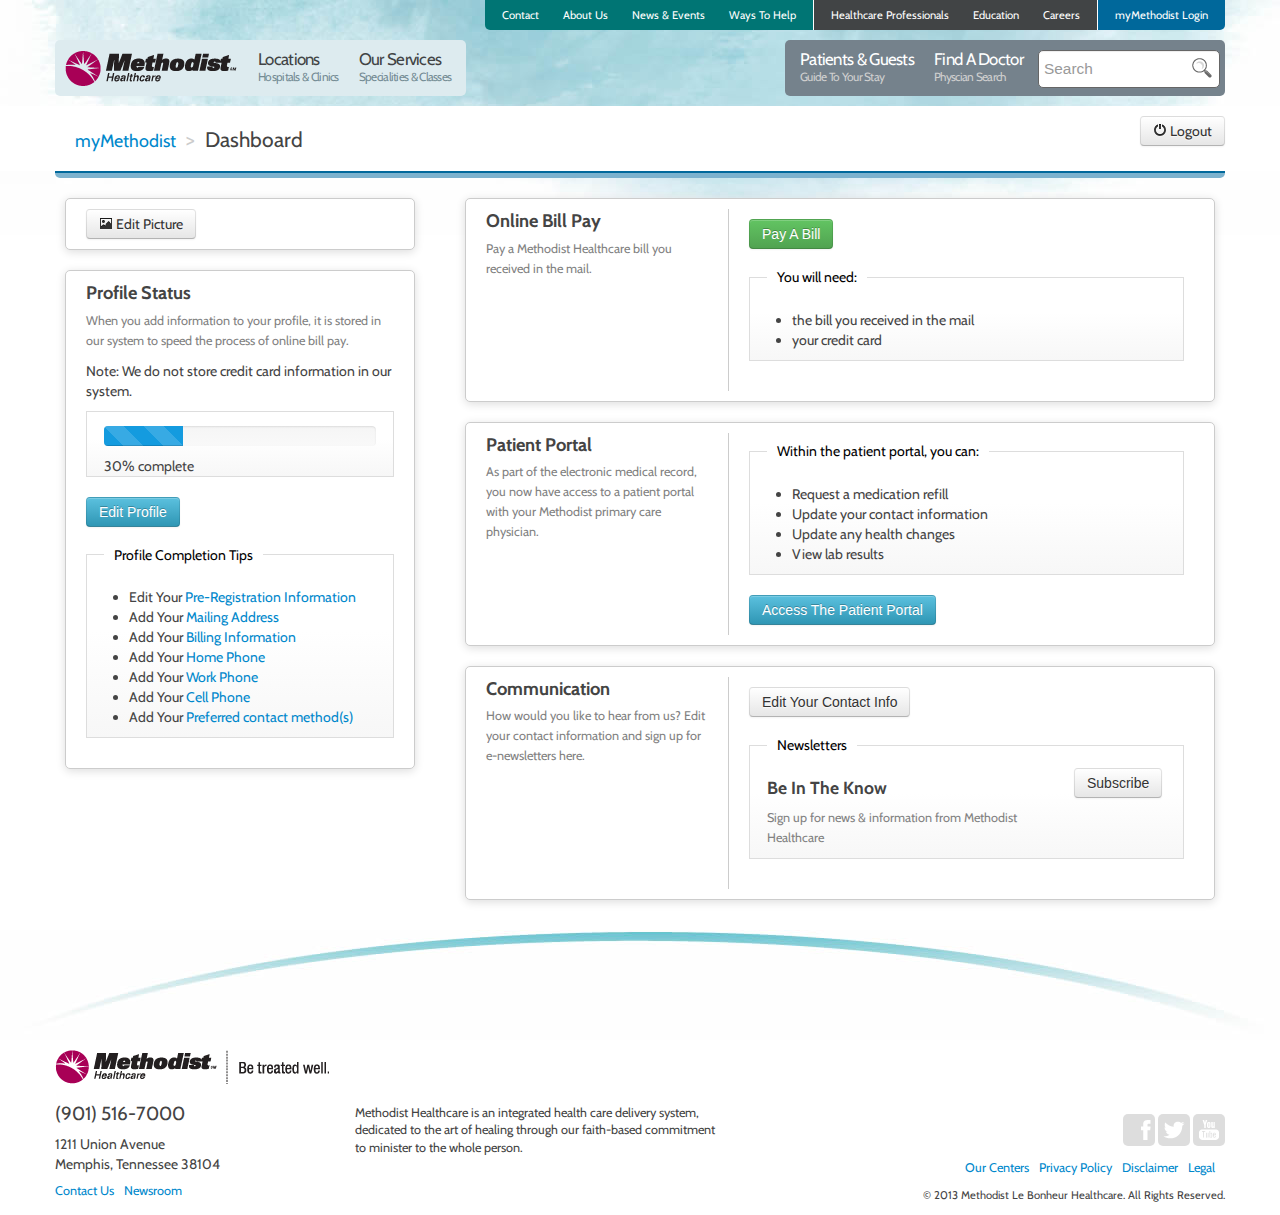
<file: meth-mymlh-v2.htm>
<!doctype html>
<!-- MLH Framework v1.0
	 Based on HTML5 Boilerplate & Twitter Bootstrap for Methodist Le Bonheur Healthcare -->

<!-- paulirish.com/2008/conditional-stylesheets-vs-css-hacks-answer-neither/ -->
<!--[if lt IE 7]> <html class="no-js lt-ie9 lt-ie8 lt-ie7" lang="en"> <![endif]-->
<!--[if IE 7]>    <html class="no-js lt-ie9 lt-ie8" lang="en"> <![endif]-->
<!--[if IE 8]>    <html class="no-js lt-ie9" lang="en"> <![endif]-->
<!--[if gt IE 8]><!--> <html class="no-js" lang="en"> <!--<![endif]-->

	<head>
	
		<!-- Basic Page Needs
		================================================== -->
			<meta charset="utf-8" />
			<meta http-equiv="X-UA-Compatible" content="IE=edge,chrome=1">
			<title>myMLH - Home</title>
			<meta name="description" content="">
			
		<!-- Mobile Specific Metas
		================================================== -->
		    <!-- Mobile viewport optimized: h5bp.com/viewport -->
			<meta name="viewport" content="width=device-width, minimum-scale=1.0, maximum-scale=1.0"  />
			<meta name="HandheldFriendly" content="True">
			<meta name="MobileOptimized" content="320">
			
			<!-- IE Fixes
		================================================== -->
			<!-- Based on Foundation & h5bp.com/d/head-Tips
		
			<!-- Prompt IE 6 users to install Chrome Frame. Remove this if you support IE 6.
			     chromium.org/developers/how-tos/chrome-frame-getting-started -->
			
			<!--[if lt IE 7]><p class=chromeframe>Your browser is <em>ancient!</em> <a href="http://browsehappy.com/">Upgrade to a different browser</a> or <a href="http://www.google.com/chromeframe/?redirect=true">install Google Chrome Frame</a> to experience this site.</p><![endif]-->
		
			<!--[if lt IE 9]>
				<link rel="stylesheet" href="stylesheets/ie.css">
			<![endif]-->
		
			<!--[if (lt IE 9) & (!IEMobile)]>
				<script src="js/lib/selectivizr.min.js"></script>
			<![endif]-->
		
			<!--[if lt IE 9]>
				<script src="http://html5shiv.googlecode.com/svn/trunk/html5.js"></script>
			<![endif]-->
			
			<!--[if lt IE 9]>
				<link rel="stylesheet" href="stylesheets/ie.css">
			<![endif]-->
			
			<!-- IE 9 Pin Site -->
			<meta name="application-name" content="Sample Title" />
			<meta name="msapplication-tooltip" content="A description of what this site does." />
		    
		    <!-- Mobile IE allows us to activate ClearType technology for smoothing fonts for easy reading -->
			<meta http-equiv="cleartype" content="on">
			
		
			<!-- Facebook Open Graph 
		================================================== -->
			<!-- Based on h5bp.com/d/head-Tips -->
			<meta property="og:title" content="" />
			<meta property="og:description" content="" />
			<meta property="og:image" content="" />
			
			<!-- CSS
		================================================== -->
			<link rel="stylesheet" href="css/bootstrap.min.css">
			<link rel="stylesheet" href="css/bootstrap-responsive.min.css">
			<link rel="stylesheet" href="css/methodist.css">

			<!-- Google Font -->
			<link href="http://fonts.googleapis.com/css?family=Cabin:regular,500,bold&amp;v1" rel="stylesheet" type="text/css">	
			
			<!-- Favicons
		================================================== -->
			<link rel="shortcut icon" href="images/favicon.ico">
			<link rel="apple-touch-icon" href="images/apple-touch-icon.png">
			<link rel="apple-touch-icon" sizes="72x72" href="images/apple-touch-icon-72x72.png">
			<link rel="apple-touch-icon" sizes="114x114" href="images/apple-touch-icon-114x114.png">
			
			
			<!-- Modernizr - www.modernizr.com/download/
		================================================== -->		
		  	<!-- Modernizr enables HTML5 elements & feature detects for optimal performance. -->
		  	
		  	<script src="js/lib/modernizr.min.js"></script>
			
		  	  <!-- More ideas for your <head> here: h5bp.com/d/head-Tips -->
	
	</head>

	<body data-spy="scroll">
	
		<div id="page">

			<div class="headerBackground visible-desktop">
				<header class="container">
					<ul class="toolbar toolbar-blue nav nav-pills pull-right">
						<li><a href="#">myMethodist Login</a></li>
					</ul>

					<ul class="toolbar toolbar-grey nav nav-pills pull-right">
						<li><a href="#">Healthcare Professionals</a></li>
						<li><a href="#">Education</a></li>
						<li><a href="#">Careers</a></li>
					</ul>

					<ul class="toolbar nav toolbar-green nav-pills pull-right">
						<li><a class="active" href="#">Contact</a></li>
						<li><a href="#">About Us</a></li>
						<li><a href="#">News &amp; Events</a></li>
						<li><a href="#">Ways To Help</a></li>
					</ul>
				</header>
			</div>
			<!-- /end headerBackground -->

			<div class="navBackground">
				<div class="container">
					<div class="navbar">
				  		<div class="navbar-inner">

					      	<div class="navbar-mobile hidden-desktop">
								<div class="btn-toolbar pull-right">
									<div class="btn-group">
										<!-- .btn-navbar is used as the toggle for collapsed navbar content -->
										<a class="btn btn-nav hidden-desktop" data-toggle="collapse" data-target=".nav-collapse">
											<i class="icon-th-list"></i>
									    </a>
									   
									    <!-- .btn-navbar is used as the toggle for collapsed search content -->
									    <a class="btn btn-nav hidden-desktop" data-toggle="collapse" data-target=".search-collapse">
									    	<i class="icon-search"></i>
									    </a>
								    </div>
								    <!-- /end mobile btn-group -->
							    </div>
							    <!-- /end btn-toolbar -->
							      
							    <!-- Be sure to leave the brand out there if you want it shown -->
							    <a class="brand brand-meth visible-phone" href="#"><i class="logoMethodist">Methodist Le Bonheur Healthcare</i></a>
					 	  	</div>
					 	  	<!-- /end navbar-mobile -->
					 
					      	<!-- Everything you want hidden at 940px or less, place within here -->
					      	<div class="nav-collapse collapse">
					        	<ul class="nav nav-main pull-left">
					        		<li class="visible-desktop">
					        			<a class="brand" href="#"><i class="logoMethodist">Methodist Le Bonheur Healthcare</i></a>
					        		</li>
									<!-- /end logo -->

									<li>
					        			<a href="/locations/" class="locations">
					        				<span class="title">Locations</span>
					        				<span class="sub-title">Hospitals &amp; Clinics</span>
					        			</a>
					        		</li>
					        		<!-- /end locations -->
					        		
					        		<li>
					        			<a href="/healthcare-services" class="services">
					        				<span class="title">Our Services</span>
					        				<span class="sub-title">Specialities &amp; Classes</span>
					        			</a>
					        		</li>
					        		<!-- /end our-services -->
					        	</ul>
					        	<!-- /end left nav-main -->

					        	<ul class="nav nav-main pull-right">
									<li>
					        			<a href="/patients-guests" class="patients">
					        				<span class="title">Patients &amp; Guests</span>
					        				<span class="sub-title">Guide To Your Stay</span>
					        			</a>
					        		</li>
					        		<!-- /end locations -->
					        		
					        		<li>
					        			<a href="/patients-guests/find-a-physician" class="find-doc">
					        				<span class="title">Find A Doctor</span>
					        				<span class="sub-title">Physcian Search</span>
					        			</a>
					        		</li>
					        		<!-- /end our-services -->

					        		<form class="navbar-search pull-left visible-desktop" action="/mlhsearch/" method="get">
				                      <input type="text" class="search-query" placeholder="Search" name="q" id="searchField">
									  <input class="searchButton" type="submit" alt="Search" value="Go">
				                    </form>
				                    <!-- /end nav-search -->

					        	</ul>
					        	<!-- /end right nav-main -->
					      	</div>
					      	<!-- /end main nav -->

					      	<div class="search-collapse collapse hidden-desktop">
					      		<form class="mobile-search" action="/mlhsearch/" method="get">
							    	<input type="text" class="search-query" placeholder="Search" name="q" id="searchField">
									<input class="searchButton" type="submit" alt="Search" value="Go">
							    </form>
					            <!-- /end mobile-search -->
			                </div>
			                <!-- /end mobile search -->
				 
				    	</div>
				  	</div>
				</div>
			</div>
			<!-- /end navBackground -->

			<div class="sectionHeaderBackground">
		    	<div class="sectionHeader container">
				    <div class="row">
				        <div class="span12">
				          	<div id="breadcrumbs" class="pull-left">
				         		<ul>
				         			<li>
				         				<a href="/">Home</a>
				         			</li>
				         			<li>
				         				<a href="/">myMethodist</a>
				         			</li>
				         			<li>Dashboard</li>
				         		</ul>
					        </div>
				          	<!-- /end breadcrubms -->
				          	<a class="btn btn-nav sp-section-nav-btn pull-right hidden-desktop" data-toggle="collapse" data-target=".section-collapse">
	            				<i class="icon-chevron-down"></i>
	          				</a>
				          	<a class="btn pull-right visible-desktop">
				          		<i class="icon-off"></i>&nbsp;Logout
				          	</a>
				    	</div>
					</div>
				</div>
				<!-- /end sectionHeader -->
			</div>
			<!-- /end sectionHeaderBackground -->

			<div class="pageHeaderBackground">
		    	<div class="pageHeader container">
		    		<div class="section-collapse collapse hidden-desktop">
			        	<ul class="nav nav-tabs nav-stacked section-nav">
						  <li><a href="#"><i class="icon-picture"></i>&nbsp;Edit Profile Picture</a><li>
						  <li><a href="#"><i class="icon-off"></i>&nbsp;Log Out</a></li>
						</ul>
			        </div>
			        <div class="pageTitle"></div>
		    	</div>
				<!-- /end pageHeader -->
			</div>
			<!-- /end pageHeaderBackground -->
			
			<div class="mainBackground">
				<div class="container">
					<div class="row">

						<div class="span4">
							<section id="profilePicture" class="mlhGrouping visible-desktop">

								<div class="row-fluid">
									<div class="span12">
										<a class="btn"><i class="icon-picture"></i>&nbsp;Edit Picture</a>
									<div>
								</div>

							</section>

								<section id="profileStatus" class="mlhGrouping">

								<div class="row-fluid">
									<div class="">
										<h2>Profile Status</h2>
										<p class="desc">When you add information to your profile, it is stored in our system to speed the process of online bill pay.</p>
									    
									    <p>Note: We do not store credit card information in our system.</p>
									</div>

									<div class="">
										<fieldset id="profileMeterGroup">
											<div id="profileMeter" class="progress progress-striped">
												<span id="profileMeterBar" class="bar" style="width: 29%"></span>
											</div>

											<div id="profileMeterStatus" class="profile-status">30% complete</div>
										</fieldset>
										<!-- /end profileMeter -->

										<input type="button" class="btn btn-info" value="Edit Profile">

										<fieldset id="profileCompletionTips">
											<legend>Profile Completion Tips</legend>

											<ul class="tipListing">
												<li class="tip">Edit Your <a href="#">Pre-Registration Information</a></li>
												<li class="tip">Add Your <a href="/apps/mymlh/profile/edit#Contact-Info">Mailing Address</a></li>
												<li class="tip">Add Your <a href="/apps/mymlh/profile/edit#Billing-Info">Billing Information</a></li>
												<li class="tip">Add Your <a href="/apps/mymlh/profile/edit#Contact-Info">Home Phone</a></li>
												<li class="tip">Add Your <a href="/apps/mymlh/profile/edit#Contact-Info">Work Phone</a></li>
												<li class="tip">Add Your <a href="/apps/mymlh/profile/edit#Contact-Info">Cell Phone</a></li>
												<li class="tip">Add Your <a href="/apps/mymlh/profile/edit#Contact-Info">Preferred contact method(s)</a></li>
											</ul>
										</fieldset>

									</div>
								</div>

							</section>
						</div>

						<div class="span8">

							<section id="onlineBillPay" class="mlhGrouping">

								<div class="row-fluid">
									<div class="span4">
										<h2>Online Bill Pay</h2>
										<p class="desc">Pay a Methodist Healthcare bill you received in the mail.</p>
									</div>

									<div class="span8 right-col">
										<input type="button" class="btn btn-success" value="Pay A Bill">

										<fieldset id="billPayInfo">
											<legend>You will need:</legend>
											<ul>
												<li>the bill you received in the mail</li>
												<li>your credit card</li>
											</ul>
										</fieldset>

									</div>
								</div>

							</section>

							<section id="patientPortalModule" class="mlhGrouping">

								<div class="row-fluid">
									<div class="span4">
										<h2>Patient Portal</h2>
										<p class="desc">As part of the electronic medical record, you now have access to a patient portal with your Methodist primary care physician.</p>
									</div>

									<div class="span8 right-col">
										<fieldset id="patientPortalInfo" class="first">
											<legend>Within the patient portal, you can:</legend>
											<ul>
												<li>Request a medication refill</li>
												<li>Update your contact information</li>
												<li>Update any health changes</li>
												<li>View lab results</li>
											</ul>
										</fieldset>
										
										<input type="button" class="btn btn-info" value="Access The Patient Portal">

									</div>
								</div>

							</section>

							<section id="commInfo" class="mlhGrouping last">

								<div class="row-fluid">
									<div class="span4">
										<h2>Communication</h2>
										<p class="desc">How would you like to hear from us? Edit your contact information and sign up for e-newsletters here.</p>
									</div>

									<div class="span8 right-col">
										<input type="button" class="btn" value="Edit Your Contact Info">

										<fieldset id="editNewsletter">
											<legend>Newsletters</legend>
											
											<div class="inputGroup row-fluid first">
												<div class="span9">
													<h4>Be In The Know</h4>
													<p class="desc">Sign up for news &amp; information from Methodist Healthcare</p>
												</div>
												<div class="span3">
													<input type="button" value="Subscribe" class="btn" onclick="javascript:window.open('http://eepurl.com/hRm4U')">
												</div>
											</div>

										</fieldset>
									</div>									
								</div>

							</section>

						</div>
					</div>
				</div>
			</div>
			<!-- /end mainBackground -->

			<div class="footerBackground">
				
				<div class="footer-arc"></div>

				<div class="container">
					<div class="footerTop row">
						<div class="span6">
							<h4 class="footerBrand"><i class="logoBeTreatedWell">Methodist Le Bonheur Healthcare</i></h4>
						</div>
					</div>

					<div class="footerBottom row">
						<div class="span3">
							<div class="footerAddress">
								<div class="vcard">
									<p class="tel">(901) 516-7000</p>
									<p class="adr">
										<span class="street-address">1211 Union Avenue</span>
										<span class="region">Memphis, Tennessee</span>
										<span class="postal-code">38104</span>
									</p>
								</div>
							</div>

							<ul class="nav nav-pills contactLinks ">
								<li><a href="#">Contact Us</a></li>
								<li><a href="#">Newsroom</a></li>
							</ul>
						</div>

						<div class="span4">
							<p class="footerDesc">Methodist Healthcare is an integrated health care delivery system, dedicated to the art of healing through our faith-based commitment to minister to the whole person.</p>
						</div>

						<div class="span5">

							<div class="footerSocial row">
								<ul class="socialIcons pull-right">
									<li><a href="#"><i class="icoSocial icoFacebook">Facebook</i></a></li>
									<li><a href="#"><i class="icoSocial icoTwitter">Twitter</i></a></li>
									<li><a href="#"><i class="icoSocial icoYouTube">YouTube</i></a></li>
								</ul>
							</div>

							<div class="footerLegal row">
								<ul class="nav nav-pills legalLinks pull-right">
									<li><a href="#">Our Centers</a></li>
									<li><a href="#">Privacy Policy</a></li>
									<li><a href="#">Disclaimer</a></li>
									<li><a href="#">Legal</a></li>
								</ul>

								<p class="copyright small pull-right">&copy; 2013 Methodist Le Bonheur Healthcare. All Rights Reserved.</p>
							</div>
						</div>
					</div>
				</div>
			</div>
			<!-- /end footerBackground -->
			
		</div>
		<!-- /end Page -->
	
	
		<!-- JavaScript
		================================================== -->
		  	<!-- JavaScript at the bottom for fast page loading -->
		
		 	<!-- Grab Google CDN's jQuery, with a protocol relative URL; fall back to local if offline -->
		 	<script>window.jQuery || document.write('<script src="js/lib/jquery.min.js"><\/script>')</script>
	
			<!-- Call to Twitter Bootsrap -->
			<script src="js/lib/bootstrap.min.js"></script>
			
			<!-- Call to Custom JS -->
			<script src="js/application.js"></script>

			
			<body onload="setTimeout(function() { window.scrollTo(0, 1) }, 100);"> <!-- Mobile Safari URL shift -->
			<!-- /end scripts -->
			
		<!-- End Document
		================================================== -->	
	
	</body>
	<!-- /end body -->
	
</html>
<!-- /end html -->
</file>
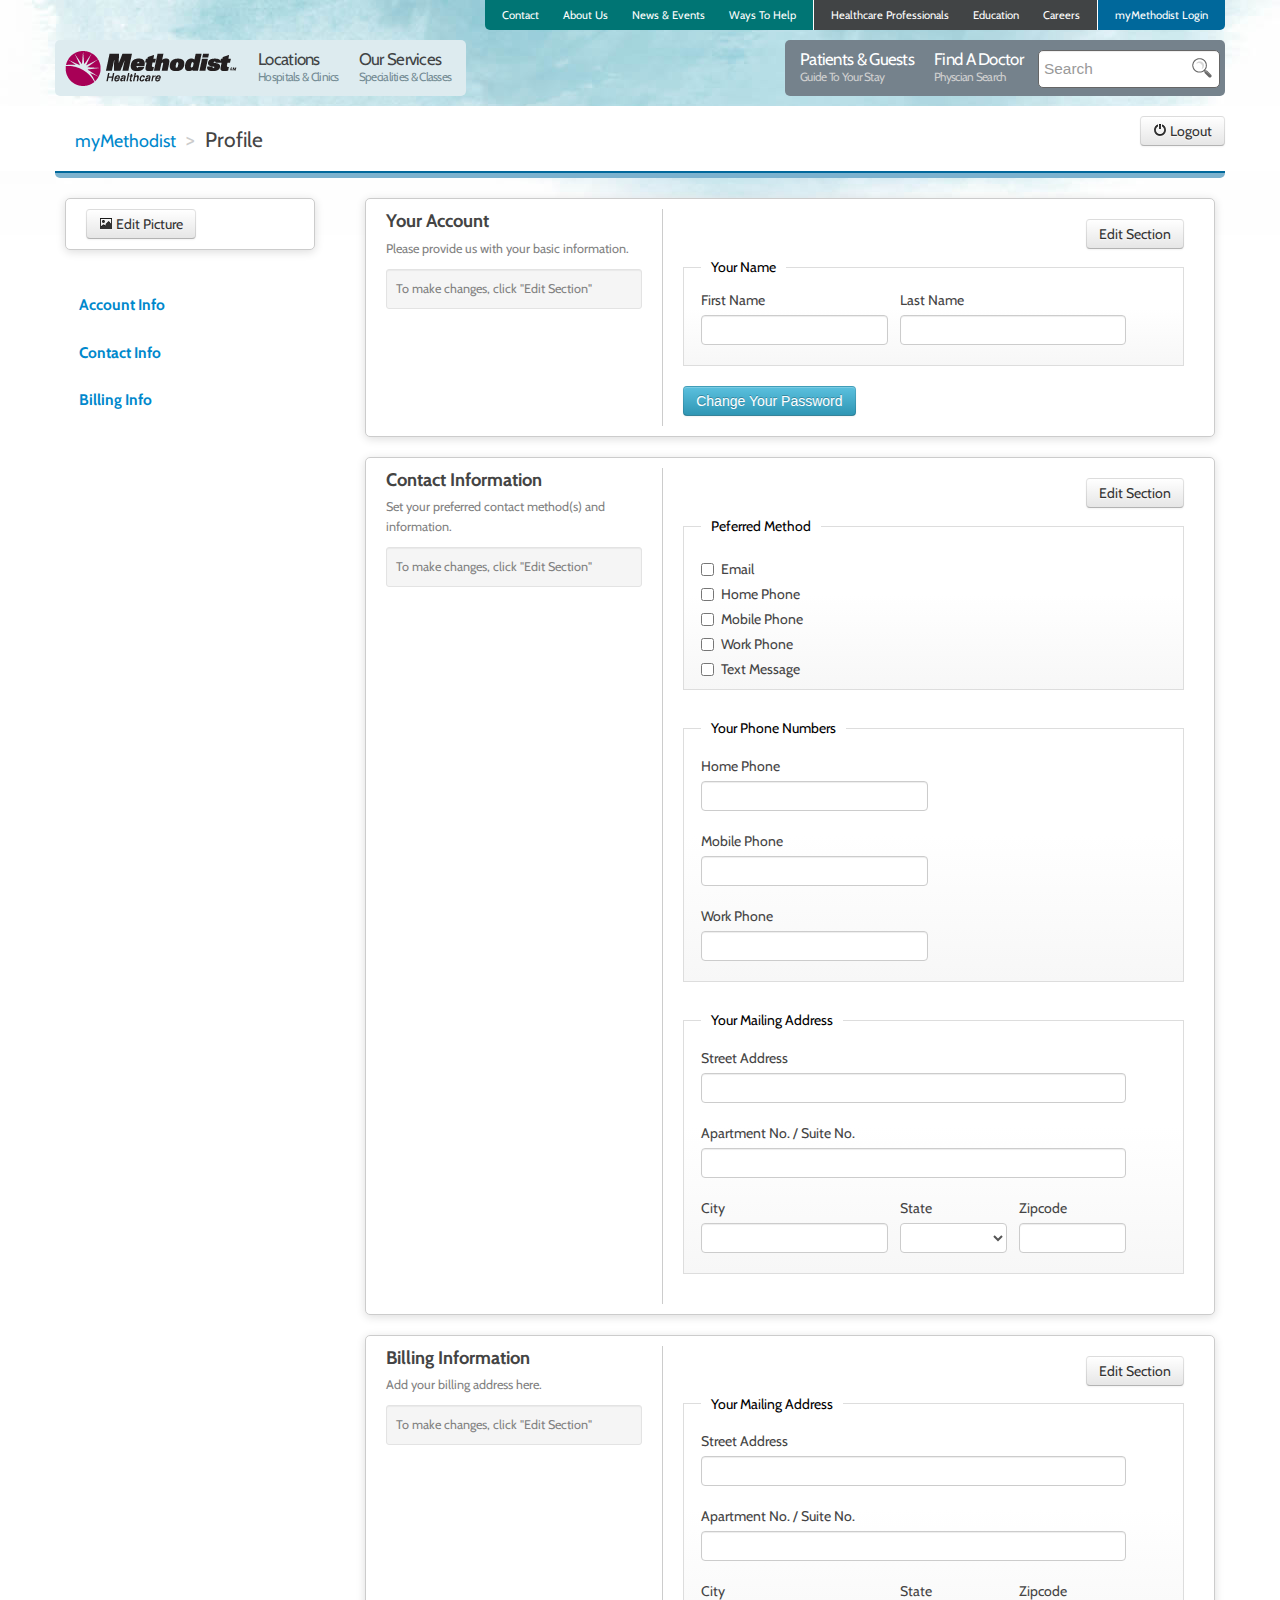
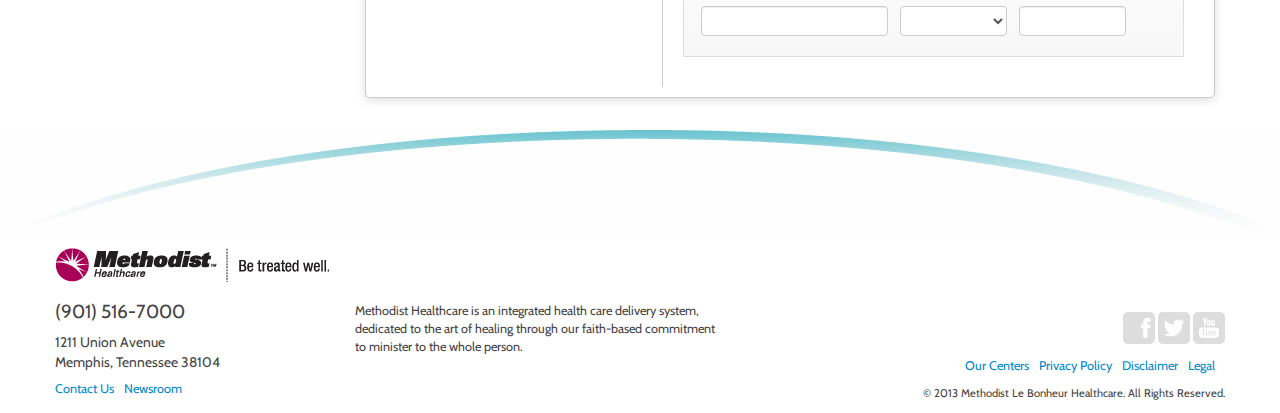
<file: meth-profile.htm>
<!doctype html>
<!-- MLH Framework v1.0
	 Based on HTML5 Boilerplate & Twitter Bootstrap for Methodist Le Bonheur Healthcare -->

<!-- paulirish.com/2008/conditional-stylesheets-vs-css-hacks-answer-neither/ -->
<!--[if lt IE 7]> <html class="no-js lt-ie9 lt-ie8 lt-ie7" lang="en"> <![endif]-->
<!--[if IE 7]>    <html class="no-js lt-ie9 lt-ie8" lang="en"> <![endif]-->
<!--[if IE 8]>    <html class="no-js lt-ie9" lang="en"> <![endif]-->
<!--[if gt IE 8]><!--> <html class="no-js" lang="en"> <!--<![endif]-->

	<head>
	
		<!-- Basic Page Needs
		================================================== -->
			<meta charset="utf-8" />
			<meta http-equiv="X-UA-Compatible" content="IE=edge,chrome=1">
			<title>myMLH - Profile</title>
			<meta name="description" content="">
			
		<!-- Mobile Specific Metas
		================================================== -->
		    <!-- Mobile viewport optimized: h5bp.com/viewport -->
			<meta name="viewport" content="width=device-width, minimum-scale=1.0, maximum-scale=1.0"  />
			<meta name="HandheldFriendly" content="True">
			<meta name="MobileOptimized" content="320">
			
			<!-- IE Fixes
		================================================== -->
			<!-- Based on Foundation & h5bp.com/d/head-Tips
		
			<!-- Prompt IE 6 users to install Chrome Frame. Remove this if you support IE 6.
			     chromium.org/developers/how-tos/chrome-frame-getting-started -->
			
			<!--[if lt IE 7]><p class=chromeframe>Your browser is <em>ancient!</em> <a href="http://browsehappy.com/">Upgrade to a different browser</a> or <a href="http://www.google.com/chromeframe/?redirect=true">install Google Chrome Frame</a> to experience this site.</p><![endif]-->
		
			<!--[if lt IE 9]>
				<link rel="stylesheet" href="stylesheets/ie.css">
			<![endif]-->
		
			<!--[if (lt IE 9) & (!IEMobile)]>
				<script src="js/lib/selectivizr.min.js"></script>
			<![endif]-->
		
			<!--[if lt IE 9]>
				<script src="http://html5shiv.googlecode.com/svn/trunk/html5.js"></script>
			<![endif]-->
			
			<!--[if lt IE 9]>
				<link rel="stylesheet" href="stylesheets/ie.css">
			<![endif]-->
			
			<!-- IE 9 Pin Site -->
			<meta name="application-name" content="Sample Title" />
			<meta name="msapplication-tooltip" content="A description of what this site does." />
		    
		    <!-- Mobile IE allows us to activate ClearType technology for smoothing fonts for easy reading -->
			<meta http-equiv="cleartype" content="on">
			
		
			<!-- Facebook Open Graph 
		================================================== -->
			<!-- Based on h5bp.com/d/head-Tips -->
			<meta property="og:title" content="" />
			<meta property="og:description" content="" />
			<meta property="og:image" content="" />
			
			<!-- CSS
		================================================== -->
			<link rel="stylesheet" href="css/bootstrap.min.css">
			<link rel="stylesheet" href="css/bootstrap-responsive.min.css">
			<link rel="stylesheet" href="css/methodist.css">

			<!-- Google Font -->
			<link href="http://fonts.googleapis.com/css?family=Cabin:regular,500,bold&amp;v1" rel="stylesheet" type="text/css">	
			
			<!-- Favicons
		================================================== -->
			<link rel="shortcut icon" href="images/favicon.ico">
			<link rel="apple-touch-icon" href="images/apple-touch-icon.png">
			<link rel="apple-touch-icon" sizes="72x72" href="images/apple-touch-icon-72x72.png">
			<link rel="apple-touch-icon" sizes="114x114" href="images/apple-touch-icon-114x114.png">
			
			
			<!-- Modernizr - www.modernizr.com/download/
		================================================== -->		
		  	<!-- Modernizr enables HTML5 elements & feature detects for optimal performance. -->
		  	
		  	<script src="js/lib/modernizr.min.js"></script>
			
		  	  <!-- More ideas for your <head> here: h5bp.com/d/head-Tips -->
	
	</head>

	<body data-spy="scroll">
	
		<div id="page">

			<div class="headerBackground visible-desktop">
				<header class="container">
					<ul class="toolbar toolbar-blue nav nav-pills pull-right">
						<li><a href="#">myMethodist Login</a></li>
					</ul>

					<ul class="toolbar toolbar-grey nav nav-pills pull-right">
						<li><a href="#">Healthcare Professionals</a></li>
						<li><a href="#">Education</a></li>
						<li><a href="#">Careers</a></li>
					</ul>

					<ul class="toolbar nav toolbar-green nav-pills pull-right">
						<li><a class="active" href="#">Contact</a></li>
						<li><a href="#">About Us</a></li>
						<li><a href="#">News &amp; Events</a></li>
						<li><a href="#">Ways To Help</a></li>
					</ul>
				</header>
			</div>
			<!-- /end headerBackground -->

			<div class="navBackground">
				<div class="container">
					<div class="navbar">
				  		<div class="navbar-inner">

					      	<div class="navbar-mobile hidden-desktop">
								<div class="btn-toolbar pull-right">
									<div class="btn-group">
										<!-- .btn-navbar is used as the toggle for collapsed navbar content -->
										<a class="btn btn-nav hidden-desktop" data-toggle="collapse" data-target=".nav-collapse">
											<i class="icon-th-list"></i>
									    </a>
									   
									    <!-- .btn-navbar is used as the toggle for collapsed search content -->
									    <a class="btn btn-nav hidden-desktop" data-toggle="collapse" data-target=".search-collapse">
									    	<i class="icon-search"></i>
									    </a>
								    </div>
								    <!-- /end mobile btn-group -->
							    </div>
							    <!-- /end btn-toolbar -->
							      
							    <!-- Be sure to leave the brand out there if you want it shown -->
							    <a class="brand brand-meth visible-phone" href="#"><i class="logoMethodist">Methodist Le Bonheur Healthcare</i></a>
					 	  	</div>
					 	  	<!-- /end navbar-mobile -->
					 
					      	<!-- Everything you want hidden at 940px or less, place within here -->
					      	<div class="nav-collapse collapse">
					        	<ul class="nav nav-main pull-left">
					        		<li class="visible-desktop">
					        			<a class="brand" href="#"><i class="logoMethodist">Methodist Le Bonheur Healthcare</i></a>
					        		</li>
									<!-- /end logo -->

									<li>
					        			<a href="/locations/" class="locations">
					        				<span class="title">Locations</span>
					        				<span class="sub-title">Hospitals &amp; Clinics</span>
					        			</a>
					        		</li>
					        		<!-- /end locations -->
					        		
					        		<li>
					        			<a href="/healthcare-services" class="services">
					        				<span class="title">Our Services</span>
					        				<span class="sub-title">Specialities &amp; Classes</span>
					        			</a>
					        		</li>
					        		<!-- /end our-services -->
					        	</ul>
					        	<!-- /end left nav-main -->

					        	<ul class="nav nav-main pull-right">
									<li>
					        			<a href="/patients-guests" class="patients">
					        				<span class="title">Patients &amp; Guests</span>
					        				<span class="sub-title">Guide To Your Stay</span>
					        			</a>
					        		</li>
					        		<!-- /end locations -->
					        		
					        		<li>
					        			<a href="/patients-guests/find-a-physician" class="find-doc">
					        				<span class="title">Find A Doctor</span>
					        				<span class="sub-title">Physcian Search</span>
					        			</a>
					        		</li>
					        		<!-- /end our-services -->

					        		<form class="navbar-search pull-left visible-desktop" action="/mlhsearch/" method="get">
				                      <input type="text" class="search-query" placeholder="Search" name="q" id="searchField">
									  <input class="searchButton" type="submit" alt="Search" value="Go">
				                    </form>
				                    <!-- /end nav-search -->

					        	</ul>
					        	<!-- /end right nav-main -->
					      	</div>
					      	<!-- /end main nav -->

					      	<div class="search-collapse collapse hidden-desktop">
					      		<form class="mobile-search" action="/mlhsearch/" method="get">
							    	<input type="text" class="search-query" placeholder="Search" name="q" id="searchField">
									<input class="searchButton" type="submit" alt="Search" value="Go">
							    </form>
					            <!-- /end mobile-search -->
			                </div>
			                <!-- /end mobile search -->
				 
				    	</div>
				  	</div>
				</div>
			</div>
			<!-- /end navBackground -->

			<div class="sectionHeaderBackground">
		    	<div class="sectionHeader container">
				    <div class="row">
				        <div class="span12">
				          	<div id="breadcrumbs" class="pull-left">
				         		<ul>
				         			<li>
				         				<a href="/">Home</a>
				         			</li>
				         			<li>
				         				<a href="/">myMethodist</a>
				         			</li>
				         			<li>Profile</li>
				         		</ul>
					        </div>
				          	<!-- /end breadcrumbs -->
				          	<a class="btn btn-nav sp-section-nav-btn pull-right hidden-desktop" data-toggle="collapse" data-target=".section-collapse">
	            				<i class="icon-chevron-down"></i>
	          				</a>
				          	<a class="btn pull-right visible-desktop">
				          		<i class="icon-off"></i>&nbsp;Logout
				          	</a>
				    	</div>
					</div>
				</div>
				<!-- /end sectionHeader -->
			</div>
			<!-- /end sectionHeaderBackground -->

			<div class="pageHeaderBackground">
		    	<div class="pageHeader container">
		    		<div class="section-collapse collapse hidden-desktop">
			        	<ul class="nav nav-tabs nav-stacked section-nav">
						  <li><a href="#"><i class="icon-edit"></i>&nbsp; Edit Profile</a><li>
						  <li><a href="#"><i class="icon-picture"></i>&nbsp; Edit Profile Picture</a><li>
						  <li><a href="#"><i class="icon-off"></i>&nbsp; Log Out</a></li>
						</ul>
			        </div>
			        <div class="pageTitle"></div>
		    	</div>
				<!-- /end pageHeader -->
			</div>
			<!-- /end pageHeaderBackground -->
			
			<div class="mainBackground">
				<div class="container">
					<div class="row">

						<div class="span3">
							<section id="profilePicture" class="mlhGrouping visible-desktop last">

								<div class="row-fluid">
									<div class="span12">
										<a class="btn"><i class="icon-picture"></i>&nbsp;Edit Picture</a>
									<div>
								</div>

							</section>

							<ul class="nav nav-pills nav-stacked aside-nav visible-desktop" data-spy="affix" data-offset-top="250">
							  	<li><a href="#accountInfo">Account Info</a></li>
							  	<li><a href="#contactInfo">Contact Info</a></li>
							  	<li><a href="#billingInfo">Billing Info</a></li>
							</ul>
						</div>

						<div class="span9">

							<section id="accountInfo" class="mlhGrouping">

								<div class="row-fluid">

									<div class="span4">
										<h2>Your Account</h2>
										<p class="desc">Please provide us with your basic information.</p>
										<p class="desc well well-small"></i>To make changes, click "Edit Section"</p>
									</div>

									<div class="span8 right-col">
										<div class="editSection row-fluid">
											<div class="span12">
												<a class="btn btn-edit pull-right">Edit Section</a>
											</div>
										</div>

										<form id="yourAccountForm" acount="#">

											<fieldset id="myName" class="first">
												<legend>Your Name</legend>
											    <div class="row-fluid movin-on-up">

												    <div class="control-group span5">
												      <!-- First Name -->
												      <label class="control-label" for="firstName">First Name</label>
												      <div class="controls">
												        <input type="text" id="firstName" name="person.firstName" placeholder="" class="span12">
												      </div>
												    </div>

												    <div class="control-group span6">
												      <!-- Last Name -->
												      <label class="control-label" for="lastName">Last Name</label>
												      <div class="controls">
												        <input type="text" id="lastName" name="person.lastName" placeholder="" class="span12">
												      </div>
												    </div>

												</div>
											</fieldset>
											<!-- /end profileMeter -->

										</form>
										<!-- /end yourAccountForm -->

										<input type="button" class="btn btn-info" value="Change Your Password">

									</div>
								</div>

							</section>

							<section id="contactInfo" class="mlhGrouping">

								<div class="row-fluid">

									<div class="span4">
										<h2>Contact Information</h2>
										<p class="desc">Set your preferred contact method(s) and information.</p>
										<p class="desc well well-small"></i>To make changes, click "Edit Section"</p>
									</div>

									<div class="span8 right-col">
										<div class="editSection row-fluid">
											<div class="span12">
												<a class="btn btn-edit pull-right">Edit Section</a>
											</div>
										</div>

										<form id="yourContactInfoForm" action="#">
											<fieldset id="perferredMethod" class="first">
												<legend>Peferred Method</legend>
												<div class="control-group">
											      	<div class="controls">
											      		<!-- Email -->
													    <label class="checkbox">
											                <input type="checkbox" id="comEmail" name="communicationMethods.email"> Email
											            </label>
											            <!-- Invoice -->
											            <label class="checkbox">
											                <input type="checkbox" id="comHome" name="communicationMethods.homePhone"> Home Phone
											            </label>
											            <!-- Mobile Phone -->
											            <label class="checkbox">
											                <input type="checkbox" id="comMobile" name="communicationMethods.mobilePhone"> Mobile Phone
											            </label>
											            <!-- Work Phone -->
											            <label class="checkbox">
											                <input type="checkbox" id="comWork" name="communicationMethods.workPhone"> Work Phone
											            </label>
											            <!-- Text Message -->
											            <label class="checkbox">
											                <input type="checkbox" id="comTxt" name="communicationMethods.textMsg"> Text Message
											            </label>
													</div>
											    </div>
											</fieldset>
											<!-- /end perferredMethod -->

											<fieldset id="phoneNumbers">
												<legend>Your Phone Numbers</legend>
												<div class="control-group">
											      <!-- Home Phone -->
											      <label class="control-label" for="contactHomePhone">Home Phone</label>
											      <div class="controls">
											        <input type="text" id="contactHomePhone" name="contact.homePhone" placeholder="" class="span6">
											      </div>
											    </div>

											    <div class="control-group">
											      <!-- Mobile Phone -->
											      <label class="control-label" for="contactCellPhone">Mobile Phone</label>
											      <div class="controls">
											        <input type="text" id="contactCellPhone" name="contact.cellPhone" placeholder="" class="span6">
											      </div>
											    </div>

											    <div class="control-group">
											      <!-- Work Phone -->
											      <label class="control-label" for="contactWorkPhone">Work Phone</label>
											      <div class="controls">
											        <input type="text" id="contactWorkPhone" name="contact.businessPhone" placeholder="" class="span6">
											      </div>
											    </div>
											</fieldset>
											<!-- /end phoneNumbers -->

											<fieldset id="mailingAddress">
												<legend>Your Mailing Address</legend>

												    <div class="control-group">
												      <!-- Mailing Street-->
												      <label class="control-label"  for="mailingStreetOne">Street Address</label>
												      <div class="controls">
												        <input type="text" id="mailingStreetOne" name="mailingAddress.street1" placeholder="" class="span11">
												      </div>
												    </div>

												    <div class="control-group">
												      <!-- Mailing Apartment -->
												      <label class="control-label"  for="mailingStreetTwo">Apartment No. / Suite No.</label>
												      <div class="controls">
												        <input type="text" id="mailingStreetTwo" name="mailingAddress.street2" placeholder="" class="span11">
												      </div>
												    </div>

												    <div class="row-fluid">

												    <div class="control-group span5">
												      <!-- Mailing City -->
												      <label class="control-label"  for="username">City</label>
												      <div class="controls">
												        <input type="text" id="mailingCity" name="mailingAddress.city" placeholder="" class="span12">
												      </div>
												    </div>

												    <div class="control-group span3">
												      <!-- Mailing State -->
												      <label class="control-label"  for="username">State</label>
												      <div class="controls">
															<select name="mailingAddress.usstate" id="mailingState" class="span12">
																<option value="" selected="selected"></option>
																<option value="AL">AL</option>
																<option value="AK">AK</option>
																<option value="AZ">AZ</option>
																<option value="AR">AR</option>
																<option value="CA">CA</option>
																<option value="CO">CO</option>
																<option value="CT">CT</option>
																<option value="DE">DE</option>
																<option value="DC">DC</option>
																<option value="FL">FL</option>
																<option value="GA">GA</option>
																<option value="HI">HI</option>
																<option value="ID">ID</option>
																<option value="IL">IL</option>
																<option value="IN">IN</option>
																<option value="IA">IA</option>
																<option value="KS">KS</option>
																<option value="KY">KY</option>
																<option value="LA">LA</option>
																<option value="ME">ME</option>
																<option value="MD">MD</option>
																<option value="MA">MA</option>
																<option value="MI">MI</option>
																<option value="MN">MN</option>
																<option value="MS">MS</option>
																<option value="MO">MO</option>
																<option value="MT">MT</option>
																<option value="NE">NE</option>
																<option value="NV">NV</option>
																<option value="NH">NH</option>
																<option value="NJ">NJ</option>
																<option value="NM">NM</option>
																<option value="NY">NY</option>
																<option value="NC">NC</option>
																<option value="ND">ND</option>
																<option value="OH">OH</option>
																<option value="OK">OK</option>
																<option value="OR">OR</option>
																<option value="PA">PA</option>
																<option value="RI">RI</option>
																<option value="SC">SC</option>
																<option value="SD">SD</option>
																<option value="TN">TN</option>
																<option value="TX">TX</option>
																<option value="UT">UT</option>
																<option value="VT">VT</option>
																<option value="VA">VA</option>
																<option value="WA">WA</option>
																<option value="WV">WV</option>
																<option value="WI">WI</option>
																<option value="WY">WY</option>
															</select>											      
														</div>
												    </div>

												    <div class="control-group span3">
												      <!-- Zipcode -->
												      <label class="control-label"  for="username">Zipcode</label>
												      <div class="controls">
												        <input type="text" id="mailingZip" name="mailingAddress.zip" placeholder="" class="span12">
												      </div>
												    </div>

											</fieldset>
											<!-- /end mailing address -->
										</form>
									</div>
								</div>

							</section>

							<section id="billingInfo" class="mlhGrouping last">

								<div class="row-fluid">

									<div class="span4">
										<h2>Billing Information</h2>
										<p class="desc">Add your billing address here.</p>
										<p class="desc well well-small"></i>To make changes, click "Edit Section"</p>
									</div>

									<div class="span8 right-col">
										<div class="editSection row-fluid">
											<div class="span12">
												<a class="btn btn-edit pull-right">Edit Section</a>
											</div>
										</div>

										<fieldset id="profileCompletionTips" class="first">
											<legend>Your Mailing Address</legend>

											    <div class="control-group">
											      <!-- Account Number -->
											      <label class="control-label"  for="username">Street Address</label>
											      <div class="controls">
											        <input type="text" id="username" name="username" placeholder="" class="span11">
											      </div>
											    </div>

											    <div class="control-group">
											      <!-- Account Number -->
											      <label class="control-label"  for="username">Apartment No. / Suite No.</label>
											      <div class="controls">
											        <input type="text" id="username" name="username" placeholder="" class="span11">
											      </div>
											    </div>

											    <div class="row-fluid">

											    <div class="control-group span5">
											      <!-- Account Number -->
											      <label class="control-label"  for="username">City</label>
											      <div class="controls">
											        <input type="text" id="username" name="username" placeholder="" class="span12">
											      </div>
											    </div>

											    <div class="control-group span3">
											      <!-- Account Number -->
											      <label class="control-label"  for="username">State</label>
											      <div class="controls">
														<select name="billingAddress.usstate" id="billingState" class="span12">
															<option value="" selected="selected"></option>
															<option value="AL">AL</option>
															<option value="AK">AK</option>
															<option value="AZ">AZ</option>
															<option value="AR">AR</option>
															<option value="CA">CA</option>
															<option value="CO">CO</option>
															<option value="CT">CT</option>
															<option value="DE">DE</option>
															<option value="DC">DC</option>
															<option value="FL">FL</option>
															<option value="GA">GA</option>
															<option value="HI">HI</option>
															<option value="ID">ID</option>
															<option value="IL">IL</option>
															<option value="IN">IN</option>
															<option value="IA">IA</option>
															<option value="KS">KS</option>
															<option value="KY">KY</option>
															<option value="LA">LA</option>
															<option value="ME">ME</option>
															<option value="MD">MD</option>
															<option value="MA">MA</option>
															<option value="MI">MI</option>
															<option value="MN">MN</option>
															<option value="MS">MS</option>
															<option value="MO">MO</option>
															<option value="MT">MT</option>
															<option value="NE">NE</option>
															<option value="NV">NV</option>
															<option value="NH">NH</option>
															<option value="NJ">NJ</option>
															<option value="NM">NM</option>
															<option value="NY">NY</option>
															<option value="NC">NC</option>
															<option value="ND">ND</option>
															<option value="OH">OH</option>
															<option value="OK">OK</option>
															<option value="OR">OR</option>
															<option value="PA">PA</option>
															<option value="RI">RI</option>
															<option value="SC">SC</option>
															<option value="SD">SD</option>
															<option value="TN">TN</option>
															<option value="TX">TX</option>
															<option value="UT">UT</option>
															<option value="VT">VT</option>
															<option value="VA">VA</option>
															<option value="WA">WA</option>
															<option value="WV">WV</option>
															<option value="WI">WI</option>
															<option value="WY">WY</option>
														</select>											      
													</div>
											    </div>

											    <div class="control-group span3">
											      <!-- Account Number -->
											      <label class="control-label"  for="username">Zipcode</label>
											      <div class="controls">
											        <input type="text" id="username" name="username" placeholder="" class="span12">
											      </div>
											    </div>

										</fieldset>

									</div>
								</div>

							</section>

							

						</div>
					</div>
				</div>
			</div>
			<!-- /end mainBackground -->

			<div class="footerBackground">
				
				<div class="footer-arc"></div>

				<div class="container">
					<div class="footerTop row">
						<div class="span6">
							<h4 class="footerBrand"><i class="logoBeTreatedWell">Methodist Le Bonheur Healthcare</i></h4>
						</div>
					</div>

					<div class="footerBottom row">
						<div class="span3">
							<div class="footerAddress">
								<div class="vcard">
									<p class="tel">(901) 516-7000</p>
									<p class="adr">
										<span class="street-address">1211 Union Avenue</span>
										<span class="region">Memphis, Tennessee</span>
										<span class="postal-code">38104</span>
									</p>
								</div>
							</div>

							<ul class="nav nav-pills contactLinks ">
								<li><a href="#">Contact Us</a></li>
								<li><a href="#">Newsroom</a></li>
							</ul>
						</div>

						<div class="span4">
							<p class="footerDesc">Methodist Healthcare is an integrated health care delivery system, dedicated to the art of healing through our faith-based commitment to minister to the whole person.</p>
						</div>

						<div class="span5">

							<div class="footerSocial row">
								<ul class="socialIcons pull-right">
									<li><a href="#"><i class="icoSocial icoFacebook">Facebook</i></a></li>
									<li><a href="#"><i class="icoSocial icoTwitter">Twitter</i></a></li>
									<li><a href="#"><i class="icoSocial icoYouTube">YouTube</i></a></li>
								</ul>
							</div>

							<div class="footerLegal row">
								<ul class="nav nav-pills legalLinks pull-right">
									<li><a href="#">Our Centers</a></li>
									<li><a href="#">Privacy Policy</a></li>
									<li><a href="#">Disclaimer</a></li>
									<li><a href="#">Legal</a></li>
								</ul>

								<p class="copyright small pull-right">&copy; 2013 Methodist Le Bonheur Healthcare. All Rights Reserved.</p>
							</div>
						</div>
					</div>
				</div>
			</div>
			<!-- /end footerBackground -->
			
		</div>
		<!-- /end Page -->
	
	
		<!-- JavaScript
		================================================== -->
		  	<!-- JavaScript at the bottom for fast page loading -->
		
		 	<!-- Grab Google CDN's jQuery, with a protocol relative URL; fall back to local if offline -->
		 	<script>window.jQuery || document.write('<script src="js/lib/jquery.min.js"><\/script>')</script>
	
			<!-- Call to Twitter Bootsrap -->
			<script src="js/lib/bootstrap.min.js"></script>
			
			<!-- Call to Custom JS -->
			<script src="js/application.js"></script>

			
			<body onload="setTimeout(function() { window.scrollTo(0, 1) }, 100);"> <!-- Mobile Safari URL shift -->
			<!-- /end scripts -->
			
		<!-- End Document
		================================================== -->	
	
	</body>
	<!-- /end body -->
	
</html>
<!-- /end html -->
</file>
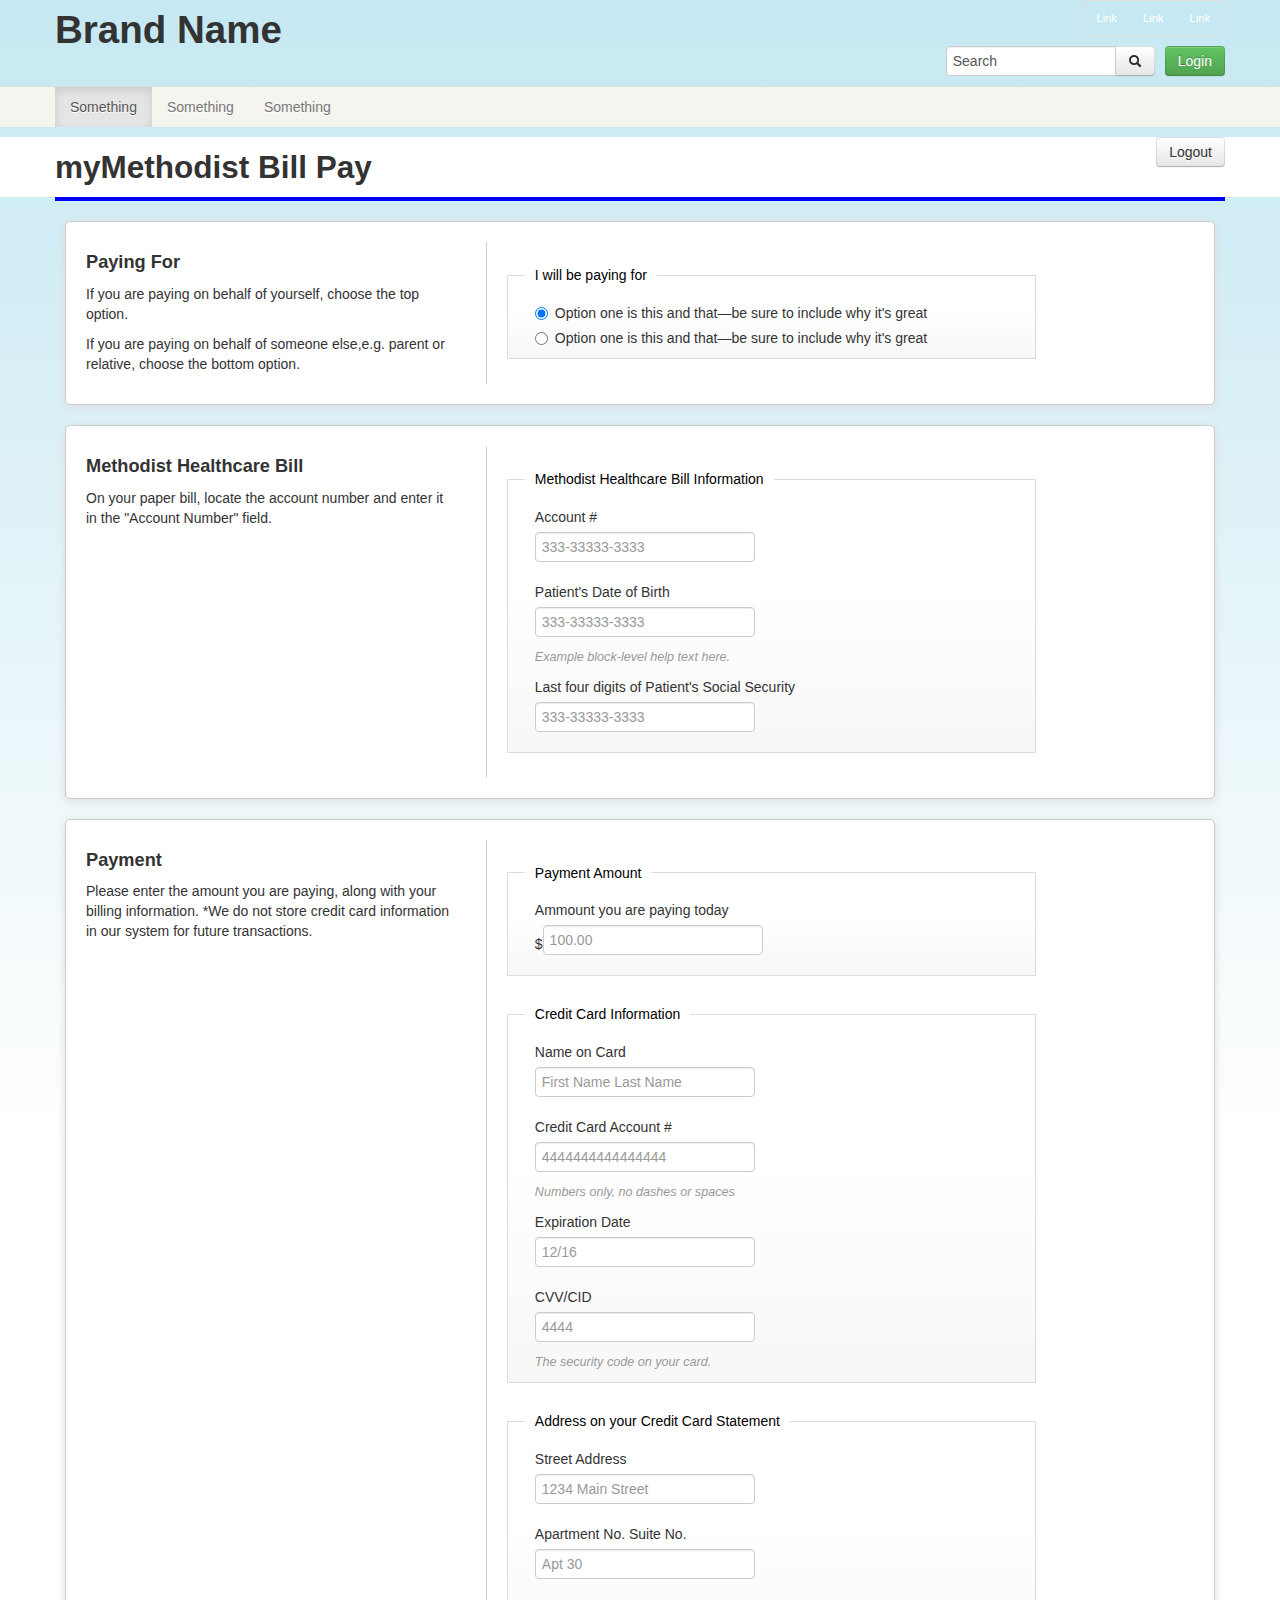
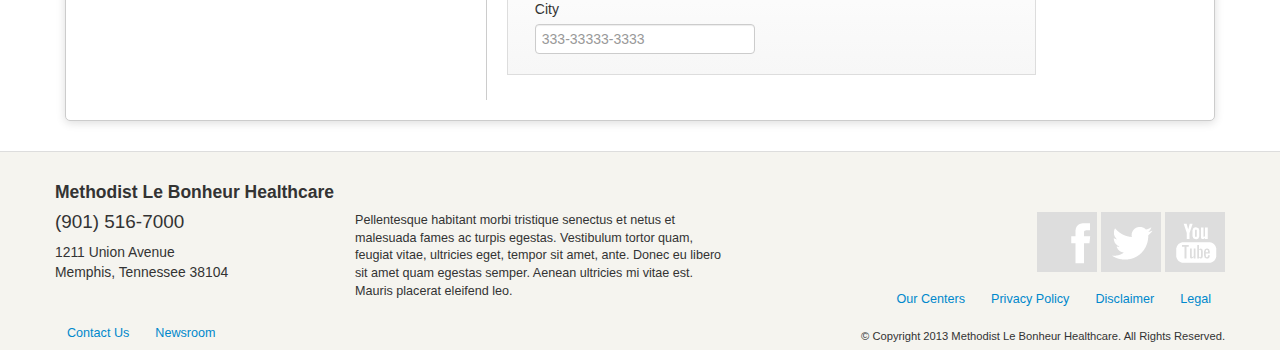
<file: myMLH-BillPay.htm>
<!doctype html>
<!-- MLH Framework v1.0
	 Based on HTML5 Boilerplate & Twitter Bootstrap for Methodist Le Bonheur Healthcare -->

<!-- paulirish.com/2008/conditional-stylesheets-vs-css-hacks-answer-neither/ -->
<!--[if lt IE 7]> <html class="no-js lt-ie9 lt-ie8 lt-ie7" lang="en"> <![endif]-->
<!--[if IE 7]>    <html class="no-js lt-ie9 lt-ie8" lang="en"> <![endif]-->
<!--[if IE 8]>    <html class="no-js lt-ie9" lang="en"> <![endif]-->
<!--[if gt IE 8]><!--> <html class="no-js" lang="en"> <!--<![endif]-->

	<head>
	
		<!-- Basic Page Needs
		================================================== -->
			<meta charset="utf-8" />
			<meta http-equiv="X-UA-Compatible" content="IE=edge,chrome=1">
			<title>myMLH - Bill Pay</title>
			<meta name="description" content="">
			
		<!-- Mobile Specific Metas
		================================================== -->
		    <!-- Mobile viewport optimized: h5bp.com/viewport -->
			<meta name="viewport" content="width=device-width, minimum-scale=1.0, maximum-scale=1.0"  />
			<meta name="HandheldFriendly" content="True">
			<meta name="MobileOptimized" content="320">
			
			<!-- IE Fixes
		================================================== -->
			<!-- Based on Foundation & h5bp.com/d/head-Tips
		
			<!-- Prompt IE 6 users to install Chrome Frame. Remove this if you support IE 6.
			     chromium.org/developers/how-tos/chrome-frame-getting-started -->
			
			<!--[if lt IE 7]><p class=chromeframe>Your browser is <em>ancient!</em> <a href="http://browsehappy.com/">Upgrade to a different browser</a> or <a href="http://www.google.com/chromeframe/?redirect=true">install Google Chrome Frame</a> to experience this site.</p><![endif]-->
		
			<!--[if lt IE 9]>
				<link rel="stylesheet" href="stylesheets/ie.css">
			<![endif]-->
		
			<!--[if (lt IE 9) & (!IEMobile)]>
				<script src="js/lib/selectivizr.min.js"></script>
			<![endif]-->
		
			<!--[if lt IE 9]>
				<script src="http://html5shiv.googlecode.com/svn/trunk/html5.js"></script>
			<![endif]-->
			
			<!--[if lt IE 9]>
				<link rel="stylesheet" href="stylesheets/ie.css">
			<![endif]-->
			
			<!-- IE 9 Pin Site -->
			<meta name="application-name" content="Sample Title" />
			<meta name="msapplication-tooltip" content="A description of what this site does." />
		    
		    <!-- Mobile IE allows us to activate ClearType technology for smoothing fonts for easy reading -->
			<meta http-equiv="cleartype" content="on">
			
		
			<!-- Facebook Open Graph 
		================================================== -->
			<!-- Based on h5bp.com/d/head-Tips -->
			<meta property="og:title" content="" />
			<meta property="og:description" content="" />
			<meta property="og:image" content="" />
			
			<!-- CSS
		================================================== -->
			<link rel="stylesheet" href="css/bootstrap.min.css">
			<link rel="stylesheet" href="css/bootstrap-responsive.min.css">
			<link rel="stylesheet" href="css/mlhFramework.css">

			<!-- Google Font -->
			<link href="http://fonts.googleapis.com/css?family=Cabin:regular,500,bold&amp;v1" rel="stylesheet" type="text/css">	
			
			<!-- Favicons
		================================================== -->
			<link rel="shortcut icon" href="images/favicon.ico">
			<link rel="apple-touch-icon" href="images/apple-touch-icon.png">
			<link rel="apple-touch-icon" sizes="72x72" href="images/apple-touch-icon-72x72.png">
			<link rel="apple-touch-icon" sizes="114x114" href="images/apple-touch-icon-114x114.png">
			
			
			<!-- Modernizr - www.modernizr.com/download/
		================================================== -->		
		  	<!-- Modernizr enables HTML5 elements & feature detects for optimal performance. -->
		  	
		  	<script src="js/lib/modernizr.min.js"></script>
			
		  	  <!-- More ideas for your <head> here: h5bp.com/d/head-Tips -->
	
	</head>

	<body data-spy="scroll">
	
		<div id="page">

			<div class="headerBackground">
				<header id="header" class="container">
					<div class="row">
						<div class="span5">
							<h1>Brand Name</h1>
						</div>

						<div class="span7">
							<div class="row">
								<div class="span7">
									<ul class="toolbar nav nav-pills pull-right">
										<li><a class="active" href="#">Link</a></li>
										<li><a href="#">Link</a></li>
										<li><a href="#">Link</a></li>
									</ul>
								</div>
							</div>
							<div class="row">
								<div class="span7">
									<div class="pull-right">
							            <div class="input-append pull-left">
										  	<form class="searchForm" action="/mlhsearch/" method="get">
										  		<input class="span2" id="basic_search_query" name="q" onclick="this.value='';" onfocus="this.select()" onblur="this.value=!this.value?'Search':this.value;" type="text" value="Search">
										  		<button class="btn" type="submit" alt="Search" value="Search"><i class="icon-search"></i></button>
										 	</form>
										</div>
										<a class="btn btn-success pull-right" href="https://secure.lebonheur.org/apps/mymlh/login/">Login</a>
									</div>						        
								</div>
							</div>
						</div>
					</div>
				</header>
			</div>
			<!-- /end headerBackground -->

			<div class="navBackground">
				<div id="nav" class="container">
					<div class="navbar">
				  		<div class="navbar-inner">
					    	<!-- .btn-navbar is used as the toggle for collapsed navbar content -->
					    	<a class="btn btn-navbar" data-toggle="collapse" data-target=".nav-collapse">
					        	<span class="icon-bar"></span>
					        	<span class="icon-bar"></span>
					        	<span class="icon-bar"></span>
					      	</a>
					 
					      	<!-- Everything you want hidden at 940px or less, place within here -->
					      	<div class="nav-collapse collapse">
					        	<ul class="nav">
					        		<li class="active">
					        			<a href="#">Something</a>
					        		</li>
					        		<li>
					        			<a href="#">Something</a>
					        		</li>
					        		<li>
					        			<a href="#">Something</a>
					        		</li>
					        	</ul>
					      	</div>
				 
				    	</div>
				  	</div>
				</div>
			</div>
			<!-- /end headerBackground -->

			<div class="sectionHeaderBackground">
				<div id="sectionHeader" class="sectionHeader container">
					<div class="row">
						<div class="span12">
							<a class="btn pull-right">Logout</a>
							<h2>myMethodist Bill Pay</h2>
						</div>
					</div>
				</div>
			</div>
			<!-- /end sectionHeaderBackground -->

			<div class="mainBackground">
				<div id="main" class="container">
					<div class="pageHeader"></div>

					<form>
						<div class="row mlhGrouping">
							<div class="span4 ">
								<div class="mlhInfo">
									<h3>Paying For</h3>
									<p>If you are paying on behalf of yourself, choose the top option.</p>
									<p>If you are paying on behalf of someone else,e.g. parent or relative, choose the bottom option.</p>
								</div>
							</div>

							<div class="span6">
								<div class="mlhInputs">
									<fieldset>
										<legend>I will be paying for</legend>

										<div class="control-group mlhControls">
											<label class="radio">
											  <input type="radio" value="myself" checked>
											  Option one is this and that—be sure to include why it's great
											</label>

											<label class="radio">
											  <input type="radio" value="someoneElse">
											  Option one is this and that—be sure to include why it's great
											</label>
										</div>
									</fieldset>
								</div>
							</div>
						</div>

						<div class="row mlhGrouping">
							<div class="span4">
								<div class="mlhInfo">
									<h3>Methodist Healthcare Bill</h3>
									<p class="info">On your paper bill, locate the account number and enter it in the "Account Number" field. </p>
								</div>
							</div>

							<div class="span6">
								<div class="mlhInputs">
									<fieldset>
										<legend>Methodist Healthcare Bill Information</legend>
										
										<div class="control-group mlhControls">
											<label class="control-label">Account #</label>
											<input type="text" placeholder="333-33333-3333">
										</div>

										<div class="control-group mlhControls">
											<label class="control-label">Patient's Date of Birth</label>
											<input type="text" placeholder="333-33333-3333">
											<span class="help-block">Example block-level help text here.</span>
										</div>
										
										<div class="control-group mlhControls">
											<label class="control-label">Last four digits of Patient's Social Security</label>
											<input type="text" placeholder="333-33333-3333">
										</div>
											
									</fieldset>
								</div>
							</div>
						</div>

						<div class="row mlhGrouping">
							<div class="span4">
								<div class="mlhInfo">
									<h3>Payment</h3>
									<p class="info">Please enter the amount you are paying, along with your billing information. *We do not store credit card information in our system for future transactions.</p>
								</div>
							</div>

							<div class="span6">
								<div class='mlhInputs'>
									<fieldset>
										<legend>Payment Amount</legend>
										
										<div class="control-group mlhControls">
											<label class="control-label">Ammount you are paying today</label>
											<div class="controls">
												$<input type="text" placeholder="100.00">
											</div>
										</div>
											
									</fieldset>

									<fieldset>
										<legend>Credit Card Information</legend>
										
										<div class="control-group mlhControls">
											<label class="control-label">Name on Card</label>
											<div class="controls">
												<input type="text" placeholder="First Name Last Name">
											</div>
										</div>

										<div class="control-group mlhControls">
											<label class="control-label" for="creditcard">Credit Card Account #</label>
											<div class="controls">
												<input type="text" id="creditcard" placeholder="4444444444444444">
											</div>
											<span class="help-block">Numbers only, no dashes or spaces</span>
										</div>
										
										<div class="control-group mlhControls">
											<label class="control-label">Expiration Date</label>
											<div class="controls">
												<input type="text" placeholder="12/16">
											</div>
										</div>

										<div class="control-group mlhControls">
											<label class="control-label">CVV/CID</label>
											<div class="controls">
												<input size="6" maxlength="5" type="text" placeholder="4444">
											</div>
											<span class="help-block">The security code on your card.</span>
										</div>
											
									</fieldset>

									<fieldset>
										<legend>Address on your Credit Card Statement</legend>
										
										<div class="control-group mlhControls">
											<label class="control-label">Street Address</label>
											<div class="controls">
												<input type="text" placeholder="1234 Main Street">
											</div>
										</div>

										<div class="control-group mlhControls">
											<label class="control-label">Apartment No. Suite No.</label>
											<div class="controls">
												<input type="text" placeholder="Apt 30">
											</div>
										</div>
										
										<div class="control-group mlhControls">
											<label class="control-label">City</label>
											<div class="controls">
												<input type="text" placeholder="333-33333-3333">
											</div>
										</div>
										
									</fieldset>
								</div>
							</div>
						</div>
					</form>
				</div>
			</div>
			<!-- /end mainBackground -->

			<div class="footerBackground">
				<footer class="footer container">
					<div class="footerTop row">
						<div class="span6">
							<h4 class="footerBrand">Methodist Le Bonheur Healthcare</h4>
						</div>
					</div>

					<div class="footerMiddle row">
						<div class="span3">
							<div class="footerAddress">
								<div class="vcard">
									<p class="tel">(901) 516-7000</p>
									<p class="adr">
										<span class="street-address">1211 Union Avenue</span>
										<span class="region">Memphis, Tennessee</span>
										<span class="postal-code">38104</span>
									</p>
								</div>
							</div>
						</div>

						<div class="span4">
							<p class="footerDesc">Pellentesque habitant morbi tristique senectus et netus et malesuada fames ac turpis egestas. Vestibulum tortor quam, feugiat vitae, ultricies eget, tempor sit amet, ante. Donec eu libero sit amet quam egestas semper. Aenean ultricies mi vitae est. Mauris placerat eleifend leo.</p>
						</div>

						<div class="span5">

							<div class="footerSocial">
								<ul class="socialIcons pull-right">
									<li><a href="#"><i class="icoSocial icoFacebook">Facebook</i></a></li>
									<li><a href="#"><i class="icoSocial icoTwitter">Twitter</i></a></li>
									<li><a href="#"><i class="icoSocial icoYouTube">YouTube</i></a></li>
								</ul>
							</div>

							<div class="footerLegal">
								<ul class="nav nav-pills legalLinks pull-right">
									<li><a href="#">Our Centers</a></li>
									<li><a href="#">Privacy Policy</a></li>
									<li><a href="#">Disclaimer</a></li>
									<li><a href="#">Legal</a></li>
								</ul>
							</div>
						</div>
					</div>

					<div class="footerBottom row">
						<div class="span4">
							<ul class="nav nav-pills contactLinks ">
								<li><a href="#">Contact Us</a></li>
								<li><a href="#">Newsroom</a></li>
							</ul>
						</div>

						<div class="span8">
							<p class="copyright small pull-right">&copy; Copyright 2013 Methodist Le Bonheur Healthcare. All Rights Reserved.</p>
						<div>
					</div>
				</footer>
			</div>
			<!-- /end footerBackground -->
			
		</div>
		<!-- /end Page -->
	
	
		<!-- JavaScript
		================================================== -->
		  	<!-- JavaScript at the bottom for fast page loading -->
		
		 	<!-- Grab Google CDN's jQuery, with a protocol relative URL; fall back to local if offline -->
		 	<script>window.jQuery || document.write('<script src="js/lib/jquery.min.js"><\/script>')</script>
	
			<!-- Call to Twitter Bootsrap -->
			<script src="js/lib/bootstrap.min.js"></script>
			
			<!-- Call to Custom JS -->
			<script src="js/application.js"></script>

			
			<body onload="setTimeout(function() { window.scrollTo(0, 1) }, 100);"> <!-- Mobile Safari URL shift -->
			<!-- /end scripts -->
			
		<!-- End Document
		================================================== -->	
	
	</body>
	<!-- /end body -->
	
</html>
<!-- /end html -->
</file>
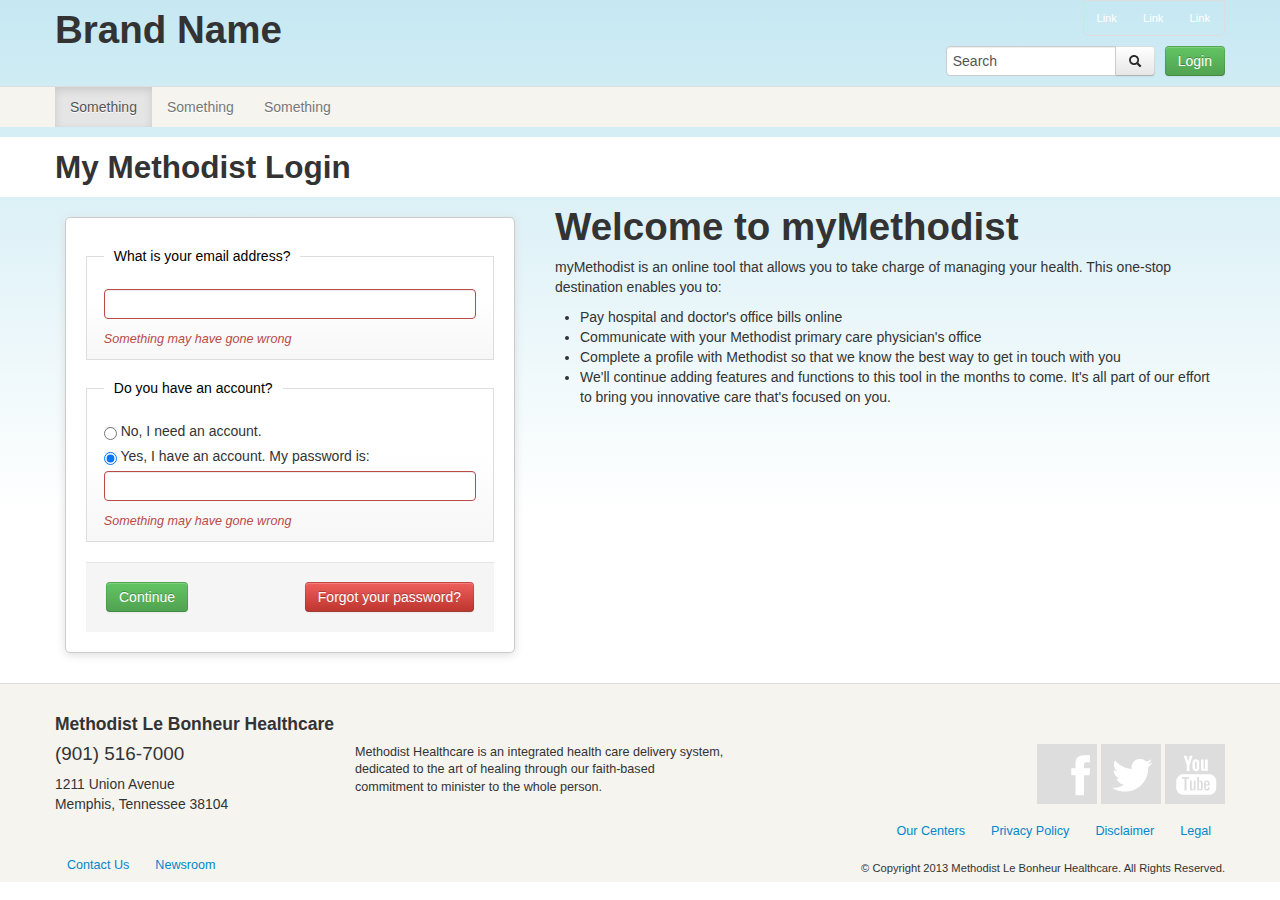
<file: myMLH-Login.htm>
<!doctype html>
<!-- MLH Framework v1.0
	 Based on HTML5 Boilerplate & Twitter Bootstrap for Methodist Le Bonheur Healthcare -->

<!-- paulirish.com/2008/conditional-stylesheets-vs-css-hacks-answer-neither/ -->
<!--[if lt IE 7]> <html class="no-js lt-ie9 lt-ie8 lt-ie7" lang="en"> <![endif]-->
<!--[if IE 7]>    <html class="no-js lt-ie9 lt-ie8" lang="en"> <![endif]-->
<!--[if IE 8]>    <html class="no-js lt-ie9" lang="en"> <![endif]-->
<!--[if gt IE 8]><!--> <html class="no-js" lang="en"> <!--<![endif]-->

	<head>
	
		<!-- Basic Page Needs
		================================================== -->
			<meta charset="utf-8" />
			<meta http-equiv="X-UA-Compatible" content="IE=edge,chrome=1">
			<title></title>
			<meta name="description" content="">
			
		<!-- Mobile Specific Metas
		================================================== -->
		    <!-- Mobile viewport optimized: h5bp.com/viewport -->
			<meta name="viewport" content="width=device-width, minimum-scale=1.0, maximum-scale=1.0"  />
			<meta name="HandheldFriendly" content="True">
			<meta name="MobileOptimized" content="320">
			
			<!-- IE Fixes
		================================================== -->
			<!-- Based on Foundation & h5bp.com/d/head-Tips
		
			<!-- Prompt IE 6 users to install Chrome Frame. Remove this if you support IE 6.
			     chromium.org/developers/how-tos/chrome-frame-getting-started -->
			
			<!--[if lt IE 7]><p class=chromeframe>Your browser is <em>ancient!</em> <a href="http://browsehappy.com/">Upgrade to a different browser</a> or <a href="http://www.google.com/chromeframe/?redirect=true">install Google Chrome Frame</a> to experience this site.</p><![endif]-->
		
			<!--[if lt IE 9]>
				<link rel="stylesheet" href="stylesheets/ie.css">
			<![endif]-->
		
			<!--[if (lt IE 9) & (!IEMobile)]>
				<script src="js/lib/selectivizr.min.js"></script>
			<![endif]-->
		
			<!--[if lt IE 9]>
				<script src="http://html5shiv.googlecode.com/svn/trunk/html5.js"></script>
			<![endif]-->
			
			<!--[if lt IE 9]>
				<link rel="stylesheet" href="stylesheets/ie.css">
			<![endif]-->
			
			<!-- IE 9 Pin Site -->
			<meta name="application-name" content="Sample Title" />
			<meta name="msapplication-tooltip" content="A description of what this site does." />
		    
		    <!-- Mobile IE allows us to activate ClearType technology for smoothing fonts for easy reading -->
			<meta http-equiv="cleartype" content="on">
			
		
			<!-- Facebook Open Graph 
		================================================== -->
			<!-- Based on h5bp.com/d/head-Tips -->
			<meta property="og:title" content="" />
			<meta property="og:description" content="" />
			<meta property="og:image" content="" />
			
			<!-- CSS
		================================================== -->
			<link rel="stylesheet" href="css/bootstrap.min.css">
			<link rel="stylesheet" href="css/bootstrap-responsive.min.css">
			<link rel="stylesheet" href="css/mlhFramework.css">

			<!-- Google Font -->
			<link href="http://fonts.googleapis.com/css?family=Cabin:regular,500,bold&amp;v1" rel="stylesheet" type="text/css">	
			
			<!-- Favicons
		================================================== -->
			<link rel="shortcut icon" href="images/favicon.ico">
			<link rel="apple-touch-icon" href="images/apple-touch-icon.png">
			<link rel="apple-touch-icon" sizes="72x72" href="images/apple-touch-icon-72x72.png">
			<link rel="apple-touch-icon" sizes="114x114" href="images/apple-touch-icon-114x114.png">
			
			
			<!-- Modernizr - www.modernizr.com/download/
		================================================== -->		
		  	<!-- Modernizr enables HTML5 elements & feature detects for optimal performance. -->
		  	
		  	<script src="js/lib/modernizr.min.js"></script>
			
		  	  <!-- More ideas for your <head> here: h5bp.com/d/head-Tips -->
	
	</head>

	<body data-spy="scroll">
	
		<div id="page">

			<div class="headerBackground">
				<header id="header" class="container">
					<div class="row">
						<div class="span5">
							<h1>Brand Name</h1>
						</div>

						<div class="span7">
							<div class="row">
								<div class="span7">
									<ul class="toolbar nav nav-pills pull-right">
										<li><a class="active" href="#">Link</a></li>
										<li><a href="#">Link</a></li>
										<li><a href="#">Link</a></li>
									</ul>
								</div>
							</div>
							<div class="row">
								<div class="span7">
									<div class="pull-right">
							            <div class="input-append pull-left">
										  	<form class="searchForm" action="/mlhsearch/" method="get">
										  		<input class="span2" id="basic_search_query" name="q" onclick="this.value='';" onfocus="this.select()" onblur="this.value=!this.value?'Search':this.value;" type="text" value="Search">
										  		<button class="btn" type="submit" alt="Search" value="Search"><i class="icon-search"></i></button>
										 	</form>
										</div>
										<a class="btn btn-success pull-right" href="https://secure.lebonheur.org/apps/mymlh/login/">Login</a>
									</div>						        
								</div>
							</div>
						</div>
					</div>
				</header>
			</div>
			<!-- /end headerBackground -->

			<div class="navBackground">
				<div id="nav" class="container">
					<div class="navbar">
				  		<div class="navbar-inner">
					    	<!-- .btn-navbar is used as the toggle for collapsed navbar content -->
					    	<a class="btn btn-navbar" data-toggle="collapse" data-target=".nav-collapse">
					        	<span class="icon-bar"></span>
					        	<span class="icon-bar"></span>
					        	<span class="icon-bar"></span>
					      	</a>
					 
					      	<!-- Everything you want hidden at 940px or less, place within here -->
					      	<div class="nav-collapse collapse">
					        	<ul class="nav">
					        		<li class="active">
					        			<a href="#">Something</a>
					        		</li>
					        		<li>
					        			<a href="#">Something</a>
					        		</li>
					        		<li>
					        			<a href="#">Something</a>
					        		</li>
					        	</ul>
					      	</div>
				 
				    	</div>
				  	</div>
				</div>
			</div>
			<!-- /end headerBackground -->

			<div class="sectionHeaderBackground">
				<div id="sectionHeader" class="sectionHeader container">
					<div class="row">
						<div class="span12">
							<h2>My Methodist Login</h2>
						</div>
					</div>
				</div>
			</div>
			<!-- /end sectionHeaderBackground -->

			<div class="mainBackground">
				<div id="main" class="container">
					<div class="row">
						<div class="span5">
							<form class="mlhGrouping">
								<fieldset class="control-group error">
									<legend>What is your email address?</legend>
									<input class="input-block-level"type="email">
    								<span class="help-block">Something may have gone wrong</span>
								</fieldset>

								<fieldset id="myPassword" class="control-group error">
									<legend>Do you have an account?</legend>									
										
										<label for="accountNo" class="side">
											<input type="radio" name="account" id="accountNo">
											No, I need an account.
										</label>

										<label for="accountYes" class="side">
											<input type="radio" name="account" id="accountYes" checked="checked">
											Yes, I have an account. My password is:
										</label>

										<input class="input-block-level" type="password">
	    								<span class="help-block">Something may have gone wrong</span>
								</fieldset>

								<div class="form-actions">
									<input type="submit" class="btn btn-success" value="Continue">
									<input type="button" class="btn btn-danger pull-right" id="fogotpassword" value="Forgot your password?" onclick="javascript:location.href='/apps/mymlh/reset/'">
								</div>
							</form>
						</div>

						<div class="span7">
							<div class="welcomeMsg">
								<h1>Welcome to myMethodist</h1>
								<p>myMethodist is an online tool that allows you to take charge of managing your health. This one-stop destination enables you to:</p>

								<ul>
									<li>Pay hospital and doctor's office bills online</li>
									<li>Communicate with your Methodist primary care physician's office</li>
									<li>Complete a profile with Methodist so that we know the best way to get in touch with you</li>
									<li>We'll continue adding features and functions to this tool in the months to come. It's all part of our effort to bring you innovative care that's focused on you.</li>
								</ul>
							</div>
						</div>
					</div>
				</div>
			</div>
			<!-- /end mainBackground -->

			<div class="footerBackground">
				<footer class="footer container">
					<div class="footerTop row">
						<div class="span6">
							<h4 class="footerBrand">Methodist Le Bonheur Healthcare</h4>
						</div>
					</div>

					<div class="footerMiddle row">
						<div class="span3">
							<div class="footerAddress">
								<div class="vcard">
									<p class="tel">(901) 516-7000</p>
									<p class="adr">
										<span class="street-address">1211 Union Avenue</span>
										<span class="region">Memphis, Tennessee</span>
										<span class="postal-code">38104</span>
									</p>
								</div>
							</div>
						</div>

						<div class="span4">
							<p class="footerDesc">Methodist Healthcare is an integrated health care delivery system, dedicated to the art of healing through our faith-based commitment to minister to the whole person.</p>
						</div>

						<div class="span5">

							<div class="footerSocial">
								<ul class="socialIcons pull-right">
									<li><a href="#"><i class="icoSocial icoFacebook">Facebook</i></a></li>
									<li><a href="#"><i class="icoSocial icoTwitter">Twitter</i></a></li>
									<li><a href="#"><i class="icoSocial icoYouTube">YouTube</i></a></li>
								</ul>
							</div>

							<div class="footerLegal">
								<ul class="nav nav-pills legalLinks pull-right">
									<li><a href="#">Our Centers</a></li>
									<li><a href="#">Privacy Policy</a></li>
									<li><a href="#">Disclaimer</a></li>
									<li><a href="#">Legal</a></li>
								</ul>
							</div>
						</div>
					</div>

					<div class="footerBottom row">
						<div class="span4">
							<ul class="nav nav-pills contactLinks ">
								<li><a href="#">Contact Us</a></li>
								<li><a href="#">Newsroom</a></li>
							</ul>
						</div>

						<div class="span8">
							<p class="copyright small pull-right">&copy; Copyright 2013 Methodist Le Bonheur Healthcare. All Rights Reserved.</p>
						<div>
					</div>
				</footer>
			</div>
			<!-- /end footerBackground -->
			
		</div>
		<!-- /end Page -->
	
	
		<!-- JavaScript
		================================================== -->
		  	<!-- JavaScript at the bottom for fast page loading -->
		
		 	<!-- Grab Google CDN's jQuery, with a protocol relative URL; fall back to local if offline -->
		 	<script>window.jQuery || document.write('<script src="js/lib/jquery.min.js"><\/script>')</script>
	
			<!-- Call to Twitter Bootsrap -->
			<script src="js/lib/bootstrap.min.js"></script>
			
			<!-- Call to Custom JS -->
			<script src="js/application.js"></script>

			
			<body onload="setTimeout(function() { window.scrollTo(0, 1) }, 100);"> <!-- Mobile Safari URL shift -->
			<!-- /end scripts -->
			
		<!-- End Document
		================================================== -->	
	
	</body>
	<!-- /end body -->
	
</html>
<!-- /end html -->
</file>
<file: css/methodist.css>
/*
 * Methodist Theme of the MLH Framework v1.0
 *
 * Copyright 2013 Methodist Le Bonheur Healthcare
 * Licensed under the Apache License v2.0
 * http://www.apache.org/licenses/LICENSE-2.0
 *
 * Designed with care by @lougriffith
 */
/*
* MLH Framework v1.0
*
* Copyright 2013 Methodist Le Bonheur Healthcare
* Licensed under the Apache License v2.0
* http://www.apache.org/licenses/LICENSE-2.0
*
* Designed with care by @lougriffith
*/
/* line 7, ../scss/mlh/_bits.scss */
.movin-on-up {
  margin-top: -10px; }

/* line 1, ../scss/mlh/_typography.scss */
.copyright {
  font-size: .8em; }

/* line 3, ../scss/mlh/_header.scss */
.headerBackground .toolbar {
  margin-top: 0px;
  margin-bottom: 10px;
  border: 1px solid #ddd;
  border-bottom-left-radius: 5px;
  border-bottom-right-radius: 5px; }
  /* line 10, ../scss/mlh/_header.scss */
  .headerBackground .toolbar a {
    color: #fff;
    font-size: .8em; }
/* line 16, ../scss/mlh/_header.scss */
.headerBackground .input-append {
  margin-bottom: 0px; }
/* line 20, ../scss/mlh/_header.scss */
.headerBackground form {
  margin-right: 10px;
  margin-bottom: 10px; }

/* line 1, ../scss/mlh/_nav.scss */
.navbar {
  margin-bottom: 0px; }

/* line 5, ../scss/mlh/_nav.scss */
.navbar-inner {
  padding: 0px;
  background: none;
  border: none;
  box-shadow: none; }

/* line 1, ../scss/mlh/_footer.scss */
.footerDesc {
  font-size: .9em;
  line-height: 1.4em; }

/* line 7, ../scss/mlh/_footer.scss */
.footerAddress {
  font-size: .9em; }
  /* line 10, ../scss/mlh/_footer.scss */
  .footerAddress .tel {
    font-size: 1.5em; }
  /* line 14, ../scss/mlh/_footer.scss */
  .footerAddress .adr {
    font-size: 1.1em; }
    /* line 18, ../scss/mlh/_footer.scss */
    .footerAddress .adr .street-address {
      display: block; }

/* line 30, ../scss/mlh/_footer.scss */
ul.contactLinks {
  margin-bottom: 0px; }
  /* line 33, ../scss/mlh/_footer.scss */
  ul.contactLinks li a {
    font-size: .9em; }

/* line 38, ../scss/mlh/_footer.scss */
ul.legalLinks {
  margin-bottom: 0px; }
  /* line 41, ../scss/mlh/_footer.scss */
  ul.legalLinks li a {
    font-size: .9em; }

/* line 46, ../scss/mlh/_footer.scss */
.copyright {
  margin-top: 10px;
  margin-bottom: 0px; }

@media only screen and (max-width: 500px) {
  /* line 54, ../scss/mlh/_footer.scss */
  .copyright {
    display: none; } }
/* line 1, ../scss/mlh/_widgets.scss */
.widget {
  background: white;
  margin-bottom: 20px;
  padding: 5px 10px;
  border: 1px solid #cfcfcf;
  -webkit-border-radius: 5px;
  -moz-border-radius: 5px;
  border-radius: 5px; }

/* line 12, ../scss/mlh/_widgets.scss */
.widgetTitle {
  font-size: 1.1em;
  font-weight: normal;
  text-transform: uppercase;
  line-height: 1.3em;
  color: #666;
  margin-top: 5px;
  padding-bottom: 5px;
  border-bottom: 1px solid #DDD; }

/* line 25, ../scss/mlh/_widgets.scss */
.storyWidget .storyList {
  list-style: none;
  margin-left: 0px; }
  /* line 29, ../scss/mlh/_widgets.scss */
  .storyWidget .storyList li {
    margin-bottom: 20px; }
/* line 34, ../scss/mlh/_widgets.scss */
.storyWidget .storyInfo h3 {
  font-size: 1.3em;
  line-height: 1.2em;
  margin-bottom: 5px; }

/* line 43, ../scss/mlh/_widgets.scss */
.blogWidget .blogFeature h3 {
  font-size: 1.3em;
  line-height: 1.2em;
  margin-bottom: 5px; }
/* line 49, ../scss/mlh/_widgets.scss */
.blogWidget .blogLinks {
  /* due to padding of the overall widget */
  margin-left: 0px; }
/* line 54, ../scss/mlh/_widgets.scss */
.blogWidget .blogList {
  list-style: none;
  /* due to padding of the overall widget */
  margin-left: 20px; }
  /* line 59, ../scss/mlh/_widgets.scss */
  .blogWidget .blogList li {
    margin-bottom: 20px; }
  /* line 63, ../scss/mlh/_widgets.scss */
  .blogWidget .blogList h3 {
    font-size: 1.2em;
    line-height: 1.1em;
    margin-bottom: 5px; }

/* line 74, ../scss/mlh/_widgets.scss */
.eventWidget .eventList {
  list-style: none;
  margin-left: 0px; }
  /* line 78, ../scss/mlh/_widgets.scss */
  .eventWidget .eventList li {
    margin-bottom: 20px; }
/* line 84, ../scss/mlh/_widgets.scss */
.eventWidget .eventDisplay {
  float: left;
  text-align: center;
  border: 1px solid #DDD;
  width: 50px;
  background: white;
  -webkit-border-radius: 5px;
  -moz-border-radius: 5px;
  border-radius: 5px; }
  /* line 94, ../scss/mlh/_widgets.scss */
  .eventWidget .eventDisplay .eventDate {
    padding: 0px;
    width: 50px; }
  /* line 99, ../scss/mlh/_widgets.scss */
  .eventWidget .eventDisplay .eventMonth {
    color: white;
    background: red;
    padding: 2px 5px;
    margin-bottom: 4px;
    font-size: .9em;
    display: block; }
  /* line 108, ../scss/mlh/_widgets.scss */
  .eventWidget .eventDisplay .eventDay {
    padding: 2px 5px;
    font-size: 1.4em; }
/* line 114, ../scss/mlh/_widgets.scss */
.eventWidget .eventInfo {
  margin-left: 60px; }
  /* line 117, ../scss/mlh/_widgets.scss */
  .eventWidget .eventInfo h3 {
    font-size: 1.3em;
    line-height: 1.2em;
    margin-bottom: 5px; }

/* line 82, socialIcons/white/*.png */
.white-sprite, .icoFacebook, .icoPinterest, .icoTwitter, .icoYouTube {
  background: url('../img/socialIcons/white-scf65b5f35c.png') no-repeat; }

/* line 16, ../scss/mlh/_social.scss */
.socialIcons {
  list-style: none;
  margin-top: 0px; }
  /* line 20, ../scss/mlh/_social.scss */
  .socialIcons li {
    display: inline-block; }

/* line 26, ../scss/mlh/_social.scss */
.icoSocial {
  display: block;
  width: 60px;
  height: 60px;
  text-indent: -9999px;
  cursor: pointer;
  background-color: #ddd; }

/*
.icoBehance{
	@include socialIcon("inherit", $behance);
	@include white-sprite(ico_Behance);
}

*/
/*
.icoLinkedIn{
	@include socialIcon("inherit", $linkedin);
	@include white-sprite(ico_LinkedIn);
}
*/
/* line 60, ../scss/mlh/_social.scss */
.icoFacebook {
  background-color: "inherit";
  background-position: 0 -292px; }
  /* line 38, ../scss/mlh/_social.scss */
  .icoFacebook:hover {
    background-color: #365c9f; }

/* line 65, ../scss/mlh/_social.scss */
.icoPinterest {
  background-color: "inherit";
  background-position: 0 -63px; }
  /* line 38, ../scss/mlh/_social.scss */
  .icoPinterest:hover {
    background-color: #cf2a28; }

/* line 70, ../scss/mlh/_social.scss */
.icoTwitter {
  background-color: "inherit";
  background-position: 0 -126px; }
  /* line 38, ../scss/mlh/_social.scss */
  .icoTwitter:hover {
    background-color: #00acf1; }

/*
.icoVimeo{
	@include socialIcon("inherit", $vimeo);
	@include white-sprite(ico_Vimeo);
}
*/
/* line 82, ../scss/mlh/_social.scss */
.icoYouTube {
  background-color: "inherit";
  background-position: 0 0; }
  /* line 38, ../scss/mlh/_social.scss */
  .icoYouTube:hover {
    background-color: #cb3525; }

@media only screen and (max-width: 500px) {
  /* line 90, ../scss/mlh/_social.scss */
  .footerBackground .pull-right {
    float: none;
    margin-left: 0px; } }
/* Large desktop */
/* Portrait tablet to landscape and desktop */
/* Landscape phone to portrait tablet */
/* Landscape phones and down */
@media (max-width: 480px) {
  /* line 21, ../scss/mlh/_mediaQueries.scss */
  body {
    padding: 0px; }

  /* line 25, ../scss/mlh/_mediaQueries.scss */
  .container {
    padding: 0px 20px; } }
/* line 2, ../scss/mlh/_forms.scss */
.mlhGrouping {
  background: #FFF;
  border: 1px solid #ccc;
  margin-left: 10px;
  margin-right: 10px;
  margin-top: 20px;
  border-radius: 5px;
  box-shadow: 0px 2px 10px #ddd;
  padding: 10px 20px; }
  /* line 12, ../scss/mlh/_forms.scss */
  .mlhGrouping .span4 {
    padding: 0px;
    margin: 0px; }
  /* line 17, ../scss/mlh/_forms.scss */
  .mlhGrouping h2 {
    font-size: 1.3em;
    line-height: 1.3em;
    padding: 0;
    margin: 0 0 .3em; }
  /* line 24, ../scss/mlh/_forms.scss */
  .mlhGrouping .desc {
    font-size: .9em;
    color: #828282; }
  /* line 29, ../scss/mlh/_forms.scss */
  .mlhGrouping .right-col {
    padding: 10px 10px 10px 20px;
    border-left: 1px solid #ccc; }
  /* line 34, ../scss/mlh/_forms.scss */
  .mlhGrouping.last {
    margin-bottom: 30px; }

/* line 39, ../scss/mlh/_forms.scss */
.dollar {
  margin-right: 10px; }

/* line 43, ../scss/mlh/_forms.scss */
fieldset {
  border: 1px solid #ddd;
  padding: 1em 1.2em 0;
  margin-top: 10px;
  margin-bottom: 20px;
  background: -moz-linear-gradient(top, rgba(255, 255, 255, 0) 33%, rgba(255, 255, 255, 0.13) 42%, #f7f7f7 100%);
  /* FF3.6+ */
  background: -webkit-gradient(linear, left top, left bottom, color-stop(33%, rgba(255, 255, 255, 0)), color-stop(42%, rgba(255, 255, 255, 0.13)), color-stop(100%, #f7f7f7));
  /* Chrome,Safari4+ */
  background: -webkit-linear-gradient(top, rgba(255, 255, 255, 0) 33%, rgba(255, 255, 255, 0.13) 42%, #f7f7f7 100%);
  /* Chrome10+,Safari5.1+ */
  background: -o-linear-gradient(top, rgba(255, 255, 255, 0) 33%, rgba(255, 255, 255, 0.13) 42%, #f7f7f7 100%);
  /* Opera 11.10+ */
  background: -ms-linear-gradient(top, rgba(255, 255, 255, 0) 33%, rgba(255, 255, 255, 0.13) 42%, #f7f7f7 100%);
  /* IE10+ */
  background: linear-gradient(to bottom, rgba(255, 255, 255, 0) 33%, rgba(255, 255, 255, 0.13) 42%, #f7f7f7 100%);
  /* W3C */
  filter: progid:DXImageTransform.Microsoft.gradient(startColorstr='#00ffffff', endColorstr='#f7f7f7',GradientType=0 );
  /* IE6-9 */ }
  /* line 56, ../scss/mlh/_forms.scss */
  fieldset.first {
    margin-top: -10px; }

/* line 62, ../scss/mlh/_forms.scss */
.inputGroup.first {
  margin-top: -10px; }

/* line 67, ../scss/mlh/_forms.scss */
.mlhInfo {
  padding-top: 10px; }
  /* line 69, ../scss/mlh/_forms.scss */
  .mlhInfo h3 {
    font-size: 1.3em;
    line-height: 1.2em; }

/* line 76, ../scss/mlh/_forms.scss */
.mlhInputs {
  border-left: 1px solid #ccc;
  padding: 5px 20px;
  margin: 10px 0px; }

/* line 82, ../scss/mlh/_forms.scss */
legend {
  margin: 0px;
  width: inherit;
  padding: 10px;
  color: #000;
  font-weight: normal;
  border-bottom: none;
  font-size: 1em;
  background: none;
  line-height: 1.2em;
  background: white; }

/* line 95, ../scss/mlh/_forms.scss */
legend + .control-group {
  margin-top: -5px; }

/* line 99, ../scss/mlh/_forms.scss */
.mlhControls {
  margin-left: 10px; }

/* line 103, ../scss/mlh/_forms.scss */
.form-actions {
  margin-bottom: 10px; }

/* line 107, ../scss/mlh/_forms.scss */
.help-block {
  font-size: .9em;
  font-style: italic;
  color: #999; }

/* line 113, ../scss/mlh/_forms.scss */
.profile-status {
  margin-top: -10px; }

@media (max-width: 979px) {
  /* line 120, ../scss/mlh/_forms.scss */
  input[type="submit"],
  input[type="button"] {
    width: 100%;
    margin-bottom: 10px; }

  /* line 125, ../scss/mlh/_forms.scss */
  .myPass {
    display: block; }

  /* line 131, ../scss/mlh/_forms.scss */
  .mlhGrouping .right-col {
    padding: 0px;
    border-left: none; } }
@media (max-width: 480px) {
  /* line 140, ../scss/mlh/_forms.scss */
  .mlhGrouping {
    margin-left: 0px;
    margin-right: 0px;
    margin-top: 10px;
    margin-bottom: 30px;
    border-radius: 5px;
    box-shadow: none;
    padding: 10px 10px; }
    /* line 149, ../scss/mlh/_forms.scss */
    .mlhGrouping .form-actions {
      margin-bottom: 0px; }
    /* line 153, ../scss/mlh/_forms.scss */
    .mlhGrouping .right-col {
      margin-top: 20px; } }
/* line 1, ../scss/methodist/_widgets.scss */
.well-blue {
  margin-top: 20px;
  color: white;
  background-color: #7cb2ce;
  border-color: #00689b; }

/* line 8, ../scss/methodist/_widgets.scss */
.widget {
  border: 0px; }

/* line 12, ../scss/methodist/_widgets.scss */
.widgetIcon {
  float: left;
  width: 64px;
  height: 64px;
  border-radius: 10px;
  background: #414445;
  text-indent: -9999px;
  margin: 5px 0px; }

/* line 22, ../scss/methodist/_widgets.scss */
.widgetContent {
  margin-left: 75px; }

/* line 26, ../scss/methodist/_widgets.scss */
.erTime {
  color: #b40000;
  margin: 0px; }

/* line 33, ../scss/methodist/_widgets.scss */
.eventWidget .eventDisplay {
  background: #ddebef; }
  /* line 36, ../scss/methodist/_widgets.scss */
  .eventWidget .eventDisplay .eventMonth {
    color: white;
    background: #c60055;
    padding: 2px 5px;
    margin-bottom: 4px;
    font-size: .9em;
    display: block; }
  /* line 45, ../scss/methodist/_widgets.scss */
  .eventWidget .eventDisplay .eventDay {
    color: #00689b;
    padding: 2px 5px;
    font-size: 1.4em; }

/* line 3, ../scss/methodist/_header.scss */
.headerBackground .toolbar {
  background: #414445;
  border: 0px;
  padding: 0px 5px; }
  /* line 8, ../scss/methodist/_header.scss */
  .headerBackground .toolbar a {
    margin: 0px; }
  /* line 12, ../scss/methodist/_header.scss */
  .headerBackground .toolbar a:hover {
    background: #5a5e5f;
    border-radius: 0px; }
  /* line 17, ../scss/methodist/_header.scss */
  .headerBackground .toolbar.toolbar-green {
    background: #007574;
    border-bottom-right-radius: 0px;
    border-right: 1px solid white; }
    /* line 22, ../scss/methodist/_header.scss */
    .headerBackground .toolbar.toolbar-green a:hover {
      background: #00a8a7;
      border-radius: 0px; }
  /* line 28, ../scss/methodist/_header.scss */
  .headerBackground .toolbar.toolbar-grey {
    border-bottom-left-radius: 0px;
    border-bottom-right-radius: 0px; }
    /* line 32, ../scss/methodist/_header.scss */
    .headerBackground .toolbar.toolbar-grey a:hover {
      background: #5a5e5f;
      border-radius: 0px; }
  /* line 38, ../scss/methodist/_header.scss */
  .headerBackground .toolbar.toolbar-blue {
    background: #00689b;
    border-bottom-left-radius: 0px;
    border-left: 1px solid white; }
  /* line 44, ../scss/methodist/_header.scss */
  .headerBackground .toolbar a:hover {
    background: #008ace;
    border-radius: 0px; }

/* line 1, ../scss/methodist/_sectionHeader.scss */
.sectionHeaderBackground {
  background: white; }

/* line 5, ../scss/methodist/_sectionHeader.scss */
.sectionHeader {
  padding: 10px 0px; }

/* line 9, ../scss/methodist/_sectionHeader.scss */
#breadcrumbs {
  padding: 0px;
  margin-top: 14px;
  margin-bottom: 10px; }
  /* line 14, ../scss/methodist/_sectionHeader.scss */
  #breadcrumbs ul {
    padding: 0px 10px;
    margin: 0 0 0px;
    list-style: none;
    display: table; }
  /* line 21, ../scss/methodist/_sectionHeader.scss */
  #breadcrumbs li::before {
    content: "> \0020";
    padding: 0px 5px 0px 0px;
    color: #ccc; }
  /* line 27, ../scss/methodist/_sectionHeader.scss */
  #breadcrumbs li {
    float: left;
    margin-left: 10px;
    font-size: 1.5em; }
  /* line 33, ../scss/methodist/_sectionHeader.scss */
  #breadcrumbs li > a {
    font-size: .85em; }
  /* line 37, ../scss/methodist/_sectionHeader.scss */
  #breadcrumbs li:first-child {
    display: none; }
  /* line 41, ../scss/methodist/_sectionHeader.scss */
  #breadcrumbs li:nth-child(2)::before {
    content: "";
    padding: 0;
    float: left; }

/* line 48, ../scss/methodist/_sectionHeader.scss */
.pageTitle {
  border-top: 2px solid #00689b;
  padding: 0px 0px 5px;
  background: #7cb2ce;
  border-bottom-left-radius: 5px;
  border-bottom-right-radius: 5px; }

/* line 56, ../scss/methodist/_sectionHeader.scss */
.section-nav {
  background: white;
  margin: 0px;
  padding: 0px; }
  /* line 61, ../scss/methodist/_sectionHeader.scss */
  .section-nav li {
    border-left: none; }
  /* line 65, ../scss/methodist/_sectionHeader.scss */
  .section-nav li > a {
    padding: .8em 1em;
    font-size: 1.1em;
    color: #748b94; }
  /* line 71, ../scss/methodist/_sectionHeader.scss */
  .section-nav li:hover a {
    background-color: #7cb2ce;
    color: white; }

@media only screen and (max-width: 500px) {
  /* line 83, ../scss/methodist/_sectionHeader.scss */
  #breadcrumbs li {
    margin-left: 0px; }
  /* line 87, ../scss/methodist/_sectionHeader.scss */
  #breadcrumbs li > a {
    display: none; }
  /* line 91, ../scss/methodist/_sectionHeader.scss */
  #breadcrumbs li::before {
    display: none; } }
/* line 1, ../scss/methodist/_nav.scss */
.btn-toolbar {
  margin-top: 0px;
  margin-bottom: 10px; }

/* line 6, ../scss/methodist/_nav.scss */
.btn.btn-nav {
  padding: 8px 14px; }

/* line 10, ../scss/methodist/_nav.scss */
.brand.brand-meth {
  text-indent: -9999px;
  width: 185px;
  height: 48px;
  padding: 0px;
  margin: 0px; }
  /* line 17, ../scss/methodist/_nav.scss */
  .brand.brand-meth i {
    margin-left: -5px; }

/* line 22, ../scss/methodist/_nav.scss */
.aside-nav {
  width: 200px;
  margin-left: 10px; }
  /* line 30, ../scss/methodist/_nav.scss */
  .aside-nav li > a {
    color: #0088cc;
    font-size: 1.1em;
    padding: 1em .9em;
    font-weight: bold; }

/* line 40, ../scss/methodist/_nav.scss */
.nav-pills > .active > a,
.nav-pills > .active > a:hover,
.nav-pills > .active > a:focus {
  background: #7cb2ce; }

/* line 44, ../scss/methodist/_nav.scss */
.aside-nav.affix {
  background: white;
  top: 20px; }

/* line 49, ../scss/methodist/_nav.scss */
.navbar {
  margin-bottom: 10px; }
  /* line 52, ../scss/methodist/_nav.scss */
  .navbar .nav > li > a {
    text-shadow: none;
    line-height: 1.3em;
    letter-spacing: -.05em;
    color: #414445;
    border-radius: 5px;
    padding: 5px 10px; }
    /* line 60, ../scss/methodist/_nav.scss */
    .navbar .nav > li > a:hover {
      background: #414445;
      color: white; }
      /* line 64, ../scss/methodist/_nav.scss */
      .navbar .nav > li > a:hover .sub-title {
        color: #cfcfcf; }
    /* line 69, ../scss/methodist/_nav.scss */
    .navbar .nav > li > a.brand {
      margin: 0px;
      padding: 0px; }
    /* line 74, ../scss/methodist/_nav.scss */
    .navbar .nav > li > a .title {
      font-size: 1.2em;
      font-weight: 400;
      display: block; }
    /* line 80, ../scss/methodist/_nav.scss */
    .navbar .nav > li > a .sub-title {
      font-size: .85em;
      display: block;
      color: #cfcfcf; }
  /* line 87, ../scss/methodist/_nav.scss */
  .navbar .nav-main {
    padding: 5px;
    border-radius: 5px; }
    /* line 91, ../scss/methodist/_nav.scss */
    .navbar .nav-main.pull-left {
      background: #ddebef; }
      /* line 94, ../scss/methodist/_nav.scss */
      .navbar .nav-main.pull-left .sub-title {
        color: #748b94; }
    /* line 99, ../scss/methodist/_nav.scss */
    .navbar .nav-main.pull-right {
      background: #75828c; }
      /* line 102, ../scss/methodist/_nav.scss */
      .navbar .nav-main.pull-right .title {
        color: white; }
  /* line 110, ../scss/methodist/_nav.scss */
  .navbar form.navbar-search.pull-left
  input.search-query {
    font-size: 1.1em;
    padding: 8px 5px;
    border-radius: 5px;
    width: 170px;
    border: 1px solid #666;
    position: relative;
    margin-left: 5px; }
  /* line 120, ../scss/methodist/_nav.scss */
  .navbar input.searchButton {
    position: absolute;
    right: 8px;
    top: 8px;
    width: 20px;
    height: 20px;
    text-indent: -9999px;
    border: none;
    background: url("../img/methodist/ico_Search.png") no-repeat; }

/* line 133, ../scss/methodist/_nav.scss */
form.mobile-search {
  background: #75828c;
  padding: 5px;
  border-radius: 5px; }
  /* line 138, ../scss/methodist/_nav.scss */
  form.mobile-search input.search-query {
    font-size: 1.1em;
    padding: 8px 5px;
    border-radius: 5px;
    border: 1px solid #666;
    position: relative;
    width: 98.4%; }
  /* line 147, ../scss/methodist/_nav.scss */
  form.mobile-search input.searchButton {
    position: absolute;
    right: 14px;
    top: 14px;
    width: 20px;
    height: 20px;
    text-indent: -9999px;
    border: none;
    background: url("../img/methodist/ico_Search.png") no-repeat; }

/* Landscape phones and down */
@media (max-width: 480px) {
  /* line 164, ../scss/methodist/_nav.scss */
  form.mobile-search input.search-query {
    width: 96%; } }
/* line 114, ../img/methodist/*.png */
.methodist-sprite, .logoMethodist, .logoBeTreatedWell, .icon_Welcome, .icon_Mobile, .icon_ERwait, .icoFacebook, .icoTwitter, .icoYouTube {
  background: url('../img/../img/methodist-s73fbebdb3a.png') no-repeat; }

/* line 4, ../scss/methodist/_social.scss */
.socialIcons {
  list-style: none;
  margin-top: 10px; }
  /* line 8, ../scss/methodist/_social.scss */
  .socialIcons li {
    display: inline-block; }

/* line 14, ../scss/methodist/_social.scss */
.icoSocial {
  display: block;
  width: 32px;
  height: 32px;
  text-indent: -9999px;
  cursor: pointer;
  background-color: #ddd;
  border-radius: 5px; }

/* line 24, ../scss/methodist/_social.scss */
.logoMethodist {
  background-position: 0 -99px;
  margin: 0px;
  width: 168px;
  height: 36px;
  text-indent: -9999px;
  cursor: pointer;
  display: block;
  padding: 5px 10px; }
  /* line 43, ../../../../../../../../Applications/CodeKit.app/Contents/Resources/engines/compass/frameworks/compass/stylesheets/compass/utilities/sprites/_base.scss */
  .logoMethodist:hover, .logoMethodist.logo_Methodist_hover, .logoMethodist.logo_Methodist-hover {
    background-position: 0 -146px; }

/* line 35, ../scss/methodist/_social.scss */
.logoBeTreatedWell {
  background-position: 0 -64px;
  margin: 0px;
  width: 274px;
  height: 34px;
  text-indent: -9999px;
  display: block; }

/* line 44, ../scss/methodist/_social.scss */
.icon_Welcome {
  background-color: #009fbb;
  background-position: 0 0; }

/* line 50, ../scss/methodist/_social.scss */
.icon_Mobile {
  background-color: #006a31;
  background-position: -64px 0; }

/* line 55, ../scss/methodist/_social.scss */
.icon_ERwait {
  background-color: #b40000;
  background-position: -128px 0; }

/* line 60, ../scss/methodist/_social.scss */
.icoFacebook {
  background-color: "inherit";
  background-position: -208px -99px; }
  /* line 38, ../scss/mlh/_social.scss */
  .icoFacebook:hover {
    background-color: #365c9f; }

/* line 65, ../scss/methodist/_social.scss */
.icoTwitter {
  background-color: "inherit";
  background-position: -240px -99px; }
  /* line 38, ../scss/mlh/_social.scss */
  .icoTwitter:hover {
    background-color: #00acf1; }

/* line 70, ../scss/methodist/_social.scss */
.icoYouTube {
  background-color: "inherit";
  background-position: -188px -146px; }
  /* line 38, ../scss/mlh/_social.scss */
  .icoYouTube:hover {
    background-color: #cb3525; }

/* line 1, ../scss/methodist/_footer.scss */
.footer-arc {
  display: block;
  background: url(../img/methodist/img-paint-blue.jpg) no-repeat center 0px;
  height: 110px;
  margin-bottom: -30px; }

/* line 8, ../scss/methodist/_footer.scss */
.footerBrand {
  margin-bottom: 20px; }

/* line 12, ../scss/methodist/_footer.scss */
.footerDesc {
  font-size: .9em;
  line-height: 1.4em; }

/* line 19, ../scss/methodist/_footer.scss */
.footerBottom .nav-pills > li > a {
  padding: 0px 10px;
  color: #0088cc;
  margin: 0px; }
  /* line 26, ../scss/methodist/_footer.scss */
  .footerBottom .nav-pills > li > a:hover, .footerBottom .nav-pills > li > a:visited, .footerBottom .nav-pills > li > a:focus {
    background: none;
    color: #005580;
    text-decoration: underline; }
  /* line 32, ../scss/methodist/_footer.scss */
  .footerBottom .nav-pills > li > a:first-child {
    padding-left: 0px; }

/* line 39, ../scss/methodist/_footer.scss */
.footerAddress {
  font-size: .9em; }
  /* line 42, ../scss/methodist/_footer.scss */
  .footerAddress .tel {
    font-size: 1.5em; }
  /* line 46, ../scss/methodist/_footer.scss */
  .footerAddress .adr {
    font-size: 1.1em; }
    /* line 50, ../scss/methodist/_footer.scss */
    .footerAddress .adr .street-address {
      display: block; }

/* line 62, ../scss/methodist/_footer.scss */
ul.contactLinks {
  margin-bottom: 0px; }
  /* line 65, ../scss/methodist/_footer.scss */
  ul.contactLinks li a {
    font-size: .9em; }

/* line 70, ../scss/methodist/_footer.scss */
ul.legalLinks {
  margin-top: 5px;
  margin-bottom: 0px; }
  /* line 74, ../scss/methodist/_footer.scss */
  ul.legalLinks li a {
    font-size: .9em; }

/* line 79, ../scss/methodist/_footer.scss */
.copyright {
  margin-top: 10px;
  margin-bottom: 0px; }

@media only screen and (max-width: 500px) {
  /* line 87, ../scss/methodist/_footer.scss */
  .footer-arc {
    display: block;
    background: url(../img/methodist/img-paint-blue.jpg) no-repeat center 0px;
    height: 60px;
    margin-top: 30px;
    margin-bottom: -30px; }

  /* line 95, ../scss/methodist/_footer.scss */
  .footerDesc {
    margin-top: 20px; }

  /* line 99, ../scss/methodist/_footer.scss */
  .copyright {
    display: none; } }
@media (min-width: 1200px) {
  /* line 105, ../scss/methodist/_footer.scss */
  .footer-arc {
    margin-bottom: 0px; } }
/* line 22, ../scss/methodist.scss */
body {
  background: url(../img/methodist/img-paint-blue.jpg) repeat-x center -120px;
  font-family: 'Cabin', sans-serif;
  color: #444;
  margin-bottom: 10px; }

@media (max-width: 767px) {
  /* line 31, ../scss/methodist.scss */
  body {
    padding: 0px; }

  /* line 33, ../scss/methodist.scss */
  .container {
    padding-left: 10px;
    padding-right: 10px; } }
</file>
<file: css/mlhFramework.css>
/*
 * MLH Theme of the MLH Framework v1.0
 *
 * Copyright 2013 Methodist Le Bonheur Healthcare
 * Licensed under the Apache License v2.0
 * http://www.apache.org/licenses/LICENSE-2.0
 *
 * Designed with care by @lougriffith
 */
/*
* MLH Framework v1.0
*
* Copyright 2013 Methodist Le Bonheur Healthcare
* Licensed under the Apache License v2.0
* http://www.apache.org/licenses/LICENSE-2.0
*
* Designed with care by @lougriffith
*/
/* line 7, ../scss/mlh/_bits.scss */
.movin-on-up {
  margin-top: -10px; }

/* line 1, ../scss/mlh/_typography.scss */
.copyright {
  font-size: .8em; }

/* line 3, ../scss/mlh/_header.scss */
.headerBackground .toolbar {
  margin-top: 0px;
  margin-bottom: 10px;
  border: 1px solid #ddd;
  border-bottom-left-radius: 5px;
  border-bottom-right-radius: 5px; }
  /* line 10, ../scss/mlh/_header.scss */
  .headerBackground .toolbar a {
    color: #fff;
    font-size: .8em; }
/* line 16, ../scss/mlh/_header.scss */
.headerBackground .input-append {
  margin-bottom: 0px; }
/* line 20, ../scss/mlh/_header.scss */
.headerBackground form {
  margin-right: 10px;
  margin-bottom: 10px; }

/* line 1, ../scss/mlh/_nav.scss */
.navbar {
  margin-bottom: 0px; }

/* line 5, ../scss/mlh/_nav.scss */
.navbar-inner {
  padding: 0px;
  background: none;
  border: none;
  box-shadow: none; }

/* line 1, ../scss/mlh/_footer.scss */
.footerDesc {
  font-size: .9em;
  line-height: 1.4em; }

/* line 7, ../scss/mlh/_footer.scss */
.footerAddress {
  font-size: .9em; }
  /* line 10, ../scss/mlh/_footer.scss */
  .footerAddress .tel {
    font-size: 1.5em; }
  /* line 14, ../scss/mlh/_footer.scss */
  .footerAddress .adr {
    font-size: 1.1em; }
    /* line 18, ../scss/mlh/_footer.scss */
    .footerAddress .adr .street-address {
      display: block; }

/* line 30, ../scss/mlh/_footer.scss */
ul.contactLinks {
  margin-bottom: 0px; }
  /* line 33, ../scss/mlh/_footer.scss */
  ul.contactLinks li a {
    font-size: .9em; }

/* line 38, ../scss/mlh/_footer.scss */
ul.legalLinks {
  margin-bottom: 0px; }
  /* line 41, ../scss/mlh/_footer.scss */
  ul.legalLinks li a {
    font-size: .9em; }

/* line 46, ../scss/mlh/_footer.scss */
.copyright {
  margin-top: 10px;
  margin-bottom: 0px; }

@media only screen and (max-width: 500px) {
  /* line 54, ../scss/mlh/_footer.scss */
  .copyright {
    display: none; } }
/* line 1, ../scss/mlh/_widgets.scss */
.widget {
  background: white;
  margin-bottom: 20px;
  padding: 5px 10px;
  border: 1px solid #cfcfcf;
  -webkit-border-radius: 5px;
  -moz-border-radius: 5px;
  border-radius: 5px; }

/* line 12, ../scss/mlh/_widgets.scss */
.widgetTitle {
  font-size: 1.1em;
  font-weight: normal;
  text-transform: uppercase;
  line-height: 1.3em;
  color: #666;
  margin-top: 5px;
  padding-bottom: 5px;
  border-bottom: 1px solid #DDD; }

/* line 25, ../scss/mlh/_widgets.scss */
.storyWidget .storyList {
  list-style: none;
  margin-left: 0px; }
  /* line 29, ../scss/mlh/_widgets.scss */
  .storyWidget .storyList li {
    margin-bottom: 20px; }
/* line 34, ../scss/mlh/_widgets.scss */
.storyWidget .storyInfo h3 {
  font-size: 1.3em;
  line-height: 1.2em;
  margin-bottom: 5px; }

/* line 43, ../scss/mlh/_widgets.scss */
.blogWidget .blogFeature h3 {
  font-size: 1.3em;
  line-height: 1.2em;
  margin-bottom: 5px; }
/* line 49, ../scss/mlh/_widgets.scss */
.blogWidget .blogLinks {
  /* due to padding of the overall widget */
  margin-left: 0px; }
/* line 54, ../scss/mlh/_widgets.scss */
.blogWidget .blogList {
  list-style: none;
  /* due to padding of the overall widget */
  margin-left: 20px; }
  /* line 59, ../scss/mlh/_widgets.scss */
  .blogWidget .blogList li {
    margin-bottom: 20px; }
  /* line 63, ../scss/mlh/_widgets.scss */
  .blogWidget .blogList h3 {
    font-size: 1.2em;
    line-height: 1.1em;
    margin-bottom: 5px; }

/* line 74, ../scss/mlh/_widgets.scss */
.eventWidget .eventList {
  list-style: none;
  margin-left: 0px; }
  /* line 78, ../scss/mlh/_widgets.scss */
  .eventWidget .eventList li {
    margin-bottom: 20px; }
/* line 84, ../scss/mlh/_widgets.scss */
.eventWidget .eventDisplay {
  float: left;
  text-align: center;
  border: 1px solid #DDD;
  width: 50px;
  background: white;
  -webkit-border-radius: 5px;
  -moz-border-radius: 5px;
  border-radius: 5px; }
  /* line 94, ../scss/mlh/_widgets.scss */
  .eventWidget .eventDisplay .eventDate {
    padding: 0px;
    width: 50px; }
  /* line 99, ../scss/mlh/_widgets.scss */
  .eventWidget .eventDisplay .eventMonth {
    color: white;
    background: red;
    padding: 2px 5px;
    margin-bottom: 4px;
    font-size: .9em;
    display: block; }
  /* line 108, ../scss/mlh/_widgets.scss */
  .eventWidget .eventDisplay .eventDay {
    padding: 2px 5px;
    font-size: 1.4em; }
/* line 114, ../scss/mlh/_widgets.scss */
.eventWidget .eventInfo {
  margin-left: 60px; }
  /* line 117, ../scss/mlh/_widgets.scss */
  .eventWidget .eventInfo h3 {
    font-size: 1.3em;
    line-height: 1.2em;
    margin-bottom: 5px; }

/* line 82, socialIcons/white/*.png */
.white-sprite, .icoFacebook, .icoPinterest, .icoTwitter, .icoYouTube {
  background: url('../img/socialIcons/white-scf65b5f35c.png') no-repeat; }

/* line 16, ../scss/mlh/_social.scss */
.socialIcons {
  list-style: none;
  margin-top: 0px; }
  /* line 20, ../scss/mlh/_social.scss */
  .socialIcons li {
    display: inline-block; }

/* line 26, ../scss/mlh/_social.scss */
.icoSocial {
  display: block;
  width: 60px;
  height: 60px;
  text-indent: -9999px;
  cursor: pointer;
  background-color: #ddd; }

/*
.icoBehance{
	@include socialIcon("inherit", $behance);
	@include white-sprite(ico_Behance);
}

*/
/*
.icoLinkedIn{
	@include socialIcon("inherit", $linkedin);
	@include white-sprite(ico_LinkedIn);
}
*/
/* line 60, ../scss/mlh/_social.scss */
.icoFacebook {
  background-color: "inherit";
  background-position: 0 -292px; }
  /* line 38, ../scss/mlh/_social.scss */
  .icoFacebook:hover {
    background-color: #365c9f; }

/* line 65, ../scss/mlh/_social.scss */
.icoPinterest {
  background-color: "inherit";
  background-position: 0 -63px; }
  /* line 38, ../scss/mlh/_social.scss */
  .icoPinterest:hover {
    background-color: #cf2a28; }

/* line 70, ../scss/mlh/_social.scss */
.icoTwitter {
  background-color: "inherit";
  background-position: 0 -126px; }
  /* line 38, ../scss/mlh/_social.scss */
  .icoTwitter:hover {
    background-color: #00acf1; }

/*
.icoVimeo{
	@include socialIcon("inherit", $vimeo);
	@include white-sprite(ico_Vimeo);
}
*/
/* line 82, ../scss/mlh/_social.scss */
.icoYouTube {
  background-color: "inherit";
  background-position: 0 0; }
  /* line 38, ../scss/mlh/_social.scss */
  .icoYouTube:hover {
    background-color: #cb3525; }

@media only screen and (max-width: 500px) {
  /* line 90, ../scss/mlh/_social.scss */
  .footerBackground .pull-right {
    float: none;
    margin-left: 0px; } }
/* Large desktop */
/* Portrait tablet to landscape and desktop */
/* Landscape phone to portrait tablet */
/* Landscape phones and down */
@media (max-width: 480px) {
  /* line 21, ../scss/mlh/_mediaQueries.scss */
  body {
    padding: 0px; }

  /* line 25, ../scss/mlh/_mediaQueries.scss */
  .container {
    padding: 0px 20px; } }
/* line 2, ../scss/mlh/_forms.scss */
.mlhGrouping {
  background: #FFF;
  border: 1px solid #ccc;
  margin-left: 10px;
  margin-right: 10px;
  margin-top: 20px;
  border-radius: 5px;
  box-shadow: 0px 2px 10px #ddd;
  padding: 10px 20px; }
  /* line 12, ../scss/mlh/_forms.scss */
  .mlhGrouping .span4 {
    padding: 0px;
    margin: 0px; }
  /* line 17, ../scss/mlh/_forms.scss */
  .mlhGrouping h2 {
    font-size: 1.3em;
    line-height: 1.3em;
    padding: 0;
    margin: 0 0 .3em; }
  /* line 24, ../scss/mlh/_forms.scss */
  .mlhGrouping .desc {
    font-size: .9em;
    color: #828282; }
  /* line 29, ../scss/mlh/_forms.scss */
  .mlhGrouping .right-col {
    padding: 10px 10px 10px 20px;
    border-left: 1px solid #ccc; }
  /* line 34, ../scss/mlh/_forms.scss */
  .mlhGrouping.last {
    margin-bottom: 30px; }

/* line 39, ../scss/mlh/_forms.scss */
.dollar {
  margin-right: 10px; }

/* line 43, ../scss/mlh/_forms.scss */
fieldset {
  border: 1px solid #ddd;
  padding: 1em 1.2em 0;
  margin-top: 10px;
  margin-bottom: 20px;
  background: -moz-linear-gradient(top, rgba(255, 255, 255, 0) 33%, rgba(255, 255, 255, 0.13) 42%, #f7f7f7 100%);
  /* FF3.6+ */
  background: -webkit-gradient(linear, left top, left bottom, color-stop(33%, rgba(255, 255, 255, 0)), color-stop(42%, rgba(255, 255, 255, 0.13)), color-stop(100%, #f7f7f7));
  /* Chrome,Safari4+ */
  background: -webkit-linear-gradient(top, rgba(255, 255, 255, 0) 33%, rgba(255, 255, 255, 0.13) 42%, #f7f7f7 100%);
  /* Chrome10+,Safari5.1+ */
  background: -o-linear-gradient(top, rgba(255, 255, 255, 0) 33%, rgba(255, 255, 255, 0.13) 42%, #f7f7f7 100%);
  /* Opera 11.10+ */
  background: -ms-linear-gradient(top, rgba(255, 255, 255, 0) 33%, rgba(255, 255, 255, 0.13) 42%, #f7f7f7 100%);
  /* IE10+ */
  background: linear-gradient(to bottom, rgba(255, 255, 255, 0) 33%, rgba(255, 255, 255, 0.13) 42%, #f7f7f7 100%);
  /* W3C */
  filter: progid:DXImageTransform.Microsoft.gradient(startColorstr='#00ffffff', endColorstr='#f7f7f7',GradientType=0 );
  /* IE6-9 */ }
  /* line 56, ../scss/mlh/_forms.scss */
  fieldset.first {
    margin-top: -10px; }

/* line 62, ../scss/mlh/_forms.scss */
.inputGroup.first {
  margin-top: -10px; }

/* line 67, ../scss/mlh/_forms.scss */
.mlhInfo {
  padding-top: 10px; }
  /* line 69, ../scss/mlh/_forms.scss */
  .mlhInfo h3 {
    font-size: 1.3em;
    line-height: 1.2em; }

/* line 76, ../scss/mlh/_forms.scss */
.mlhInputs {
  border-left: 1px solid #ccc;
  padding: 5px 20px;
  margin: 10px 0px; }

/* line 82, ../scss/mlh/_forms.scss */
legend {
  margin: 0px;
  width: inherit;
  padding: 10px;
  color: #000;
  font-weight: normal;
  border-bottom: none;
  font-size: 1em;
  background: none;
  line-height: 1.2em;
  background: white; }

/* line 95, ../scss/mlh/_forms.scss */
legend + .control-group {
  margin-top: -5px; }

/* line 99, ../scss/mlh/_forms.scss */
.movin-on-up {
  margin-top: -10px; }

/* line 103, ../scss/mlh/_forms.scss */
.mlhControls {
  margin-left: 10px; }

/* line 107, ../scss/mlh/_forms.scss */
.form-actions {
  margin-bottom: 10px; }

/* line 111, ../scss/mlh/_forms.scss */
.help-block {
  font-size: .9em;
  font-style: italic;
  color: #999; }

/* line 117, ../scss/mlh/_forms.scss */
.profile-status {
  margin-top: -10px; }

@media (max-width: 979px) {
  /* line 124, ../scss/mlh/_forms.scss */
  input[type="submit"],
  input[type="button"] {
    width: 100%;
    margin-bottom: 10px; }

  /* line 129, ../scss/mlh/_forms.scss */
  .myPass {
    display: block; }

  /* line 135, ../scss/mlh/_forms.scss */
  .mlhGrouping .right-col {
    padding: 0px;
    border-left: none; } }
@media (max-width: 480px) {
  /* line 144, ../scss/mlh/_forms.scss */
  .mlhGrouping {
    margin-left: 0px;
    margin-right: 0px;
    margin-top: 10px;
    margin-bottom: 30px;
    border-radius: 5px;
    box-shadow: none;
    padding: 10px 10px; }
    /* line 153, ../scss/mlh/_forms.scss */
    .mlhGrouping .form-actions {
      margin-bottom: 0px; }
    /* line 157, ../scss/mlh/_forms.scss */
    .mlhGrouping .right-col {
      margin-top: 20px; } }
/* line 13, ../scss/mlhFramework.scss */
#page {
  background: -moz-linear-gradient(top, #c6e8f2 0%, rgba(255, 255, 255, 0.13) 58%, rgba(255, 255, 255, 0) 67%);
  /* FF3.6+ */
  background: -webkit-gradient(linear, left top, left bottom, color-stop(0%, #c6e8f2), color-stop(58%, rgba(255, 255, 255, 0.13)), color-stop(67%, rgba(255, 255, 255, 0)));
  /* Chrome,Safari4+ */
  background: -webkit-linear-gradient(top, #c6e8f2 0%, rgba(255, 255, 255, 0.13) 58%, rgba(255, 255, 255, 0) 67%);
  /* Chrome10+,Safari5.1+ */
  background: -o-linear-gradient(top, #c6e8f2 0%, rgba(255, 255, 255, 0.13) 58%, rgba(255, 255, 255, 0) 67%);
  /* Opera 11.10+ */
  background: -ms-linear-gradient(top, #c6e8f2 0%, rgba(255, 255, 255, 0.13) 58%, rgba(255, 255, 255, 0) 67%);
  /* IE10+ */
  background: linear-gradient(to bottom, #c6e8f2 0%, rgba(255, 255, 255, 0.13) 58%, rgba(255, 255, 255, 0) 67%);
  /* W3C */
  filter: progid:DXImageTransform.Microsoft.gradient(startColorstr='#c6e8f2', endColorstr='#00ffffff',GradientType=0 );
  /* IE6-9 */ }

/* line 23, ../scss/mlhFramework.scss */
body {
  background: none; }

/* line 27, ../scss/mlhFramework.scss */
.headerBackground {
  border-bottom: 1px solid #ddd; }

/* line 31, ../scss/mlhFramework.scss */
.sectionHeaderBackground {
  background: white; }

/* line 36, ../scss/mlhFramework.scss */
.mainBackground .pageHeader {
  border-top: 4px solid blue; }

/* line 41, ../scss/mlhFramework.scss */
.navBackground {
  background: #F5F4EF;
  margin-bottom: 10px; }

/* line 46, ../scss/mlhFramework.scss */
.footerBackground {
  background: #F5F4EF;
  margin-top: 10px;
  border-top: 1px solid #ddd;
  padding-top: 20px; }

@media (max-width: 767px) {
  /* line 55, ../scss/mlhFramework.scss */
  body {
    padding: 0px; }

  /* line 57, ../scss/mlhFramework.scss */
  .container {
    padding-left: 10px;
    padding-right: 10px; } }
</file>
